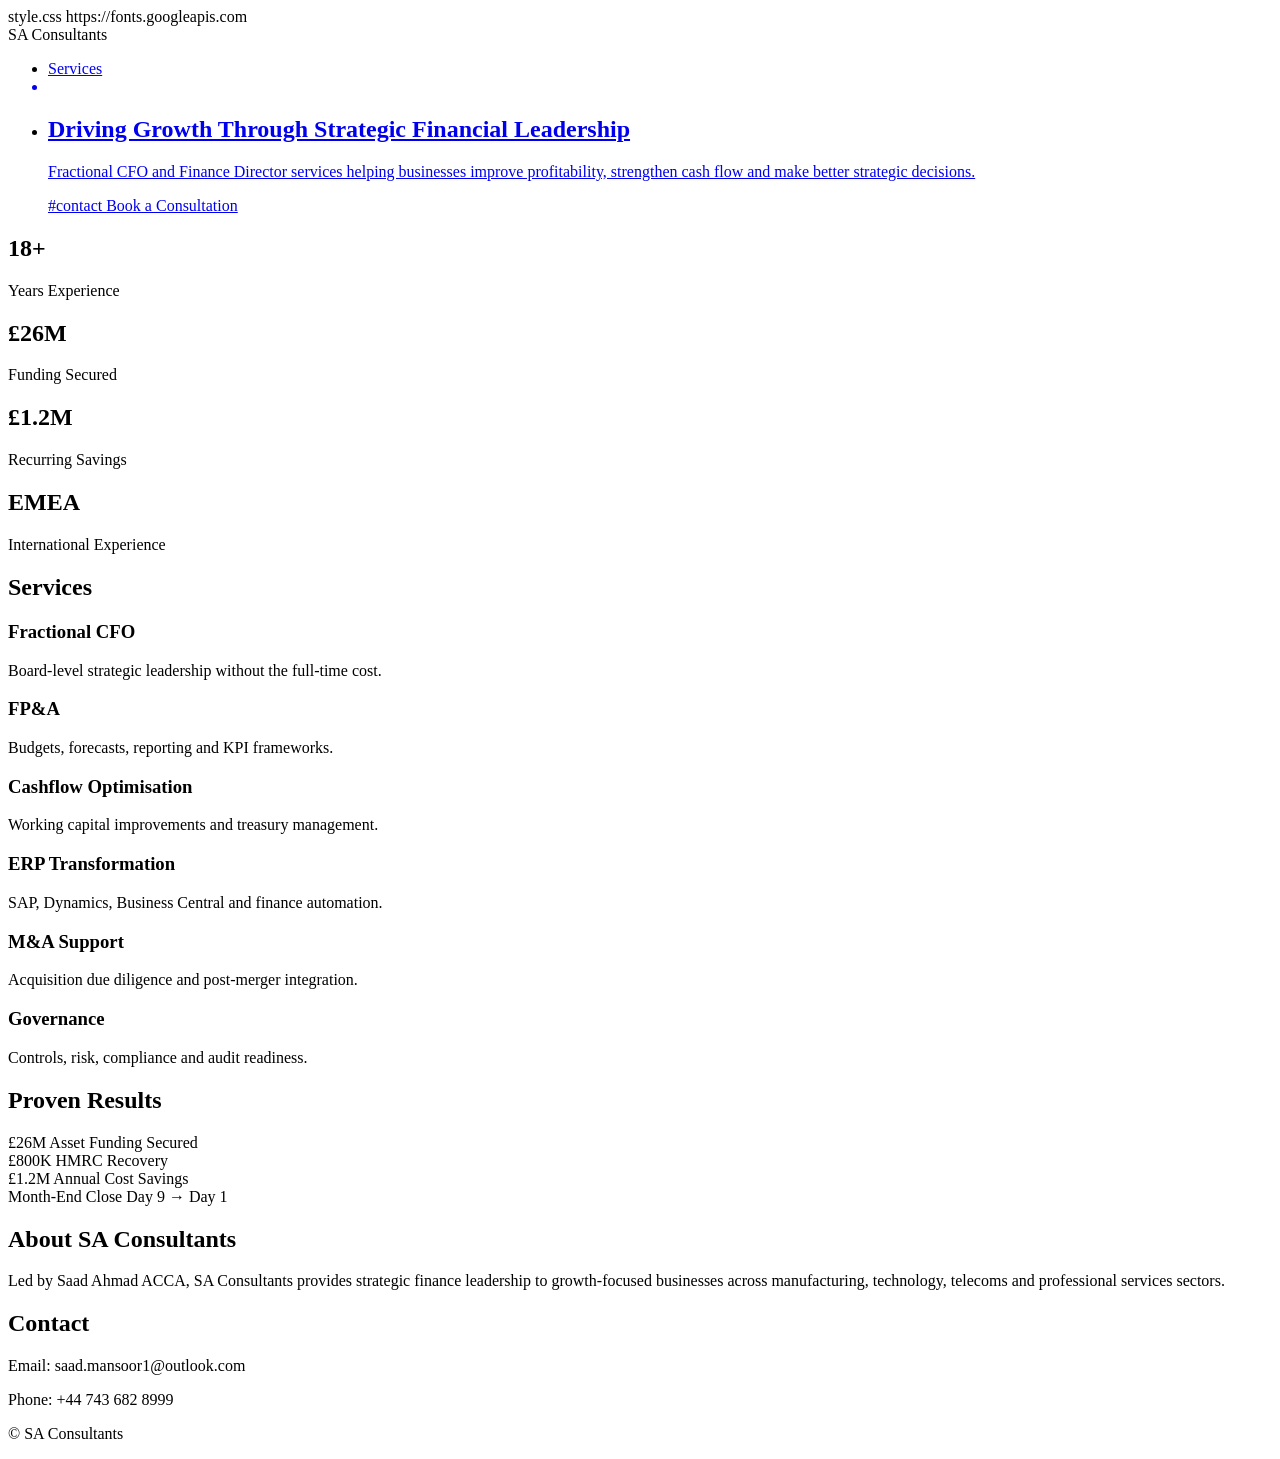
<file: Index.html>
<!DOCTYPE html>
<html lang="en">
<head>
<meta charset="UTF-8">
<meta name="viewport" content="width=device-width, initial-scale=1.0">

<title>SA Consultants | Fractional CFO & Finance Director</title>

<meta name="description" content="Strategic CFO and Finance Director services helping businesses improve profitability, cashflow, reporting, governance and growth.">

style.css

https://fonts.googleapis.com
<link href="https://fonts.googleapis.com/css2?family=Inter:wght@300;400;500;600;700;800&display=swap" rel="stylesheet">
</head>

<body>

<header class="hero">

<nav>
<div class="logo">SA Consultants</div>

<ul>
<li><a href="#services">Services</a#resultsResults</a></li>
<li><aboutAbout</a></li>
<li><a href="#contacta></li>
</ul>

</nav>

<div class="hero-content">

<h1>
Driving Growth Through Strategic Financial Leadership
</h1>

<p>
Fractional CFO and Finance Director services helping businesses improve profitability, strengthen cash flow and make better strategic decisions.
</p>

#contact
Book a Consultation
</a>

</div>

</header>

<section class="stats">

<div>
<h2>18+</h2>
<p>Years Experience</p>
</div>

<div>
<h2>£26M</h2>
<p>Funding Secured</p>
</div>

<div>
<h2>£1.2M</h2>
<p>Recurring Savings</p>
</div>

<div>
<h2>EMEA</h2>
<p>International Experience</p>
</div>

</section>

<section id="services">

<h2>Services</h2>

<div class="grid">

<div class="card">
<h3>Fractional CFO</h3>
<p>Board-level strategic leadership without the full-time cost.</p>
</div>

<div class="card">
<h3>FP&A</h3>
<p>Budgets, forecasts, reporting and KPI frameworks.</p>
</div>

<div class="card">
<h3>Cashflow Optimisation</h3>
<p>Working capital improvements and treasury management.</p>
</div>

<div class="card">
<h3>ERP Transformation</h3>
<p>SAP, Dynamics, Business Central and finance automation.</p>
</div>

<div class="card">
<h3>M&A Support</h3>
<p>Acquisition due diligence and post-merger integration.</p>
</div>

<div class="card">
<h3>Governance</h3>
<p>Controls, risk, compliance and audit readiness.</p>
</div>

</div>

</section>

<section id="results">

<h2>Proven Results</h2>

<div class="grid">

<div class="card">£26M Asset Funding Secured</div>

<div class="card">£800K HMRC Recovery</div>

<div class="card">£1.2M Annual Cost Savings</div>

<div class="card">Month-End Close Day 9 → Day 1</div>

</div>

</section>

<section id="about">

<h2>About SA Consultants</h2>

<p>
Led by Saad Ahmad ACCA, SA Consultants provides strategic finance leadership to growth-focused businesses across manufacturing, technology, telecoms and professional services sectors.
</p>

</section>

<section id="contact">

<h2>Contact</h2>

<p>Email: saad.mansoor1@outlook.com</p>

<p>Phone: +44 743 682 8999</p>

</section>

<footer>

<p>© SA Consultants</p>

</footer>

</body>
</html>
</file>
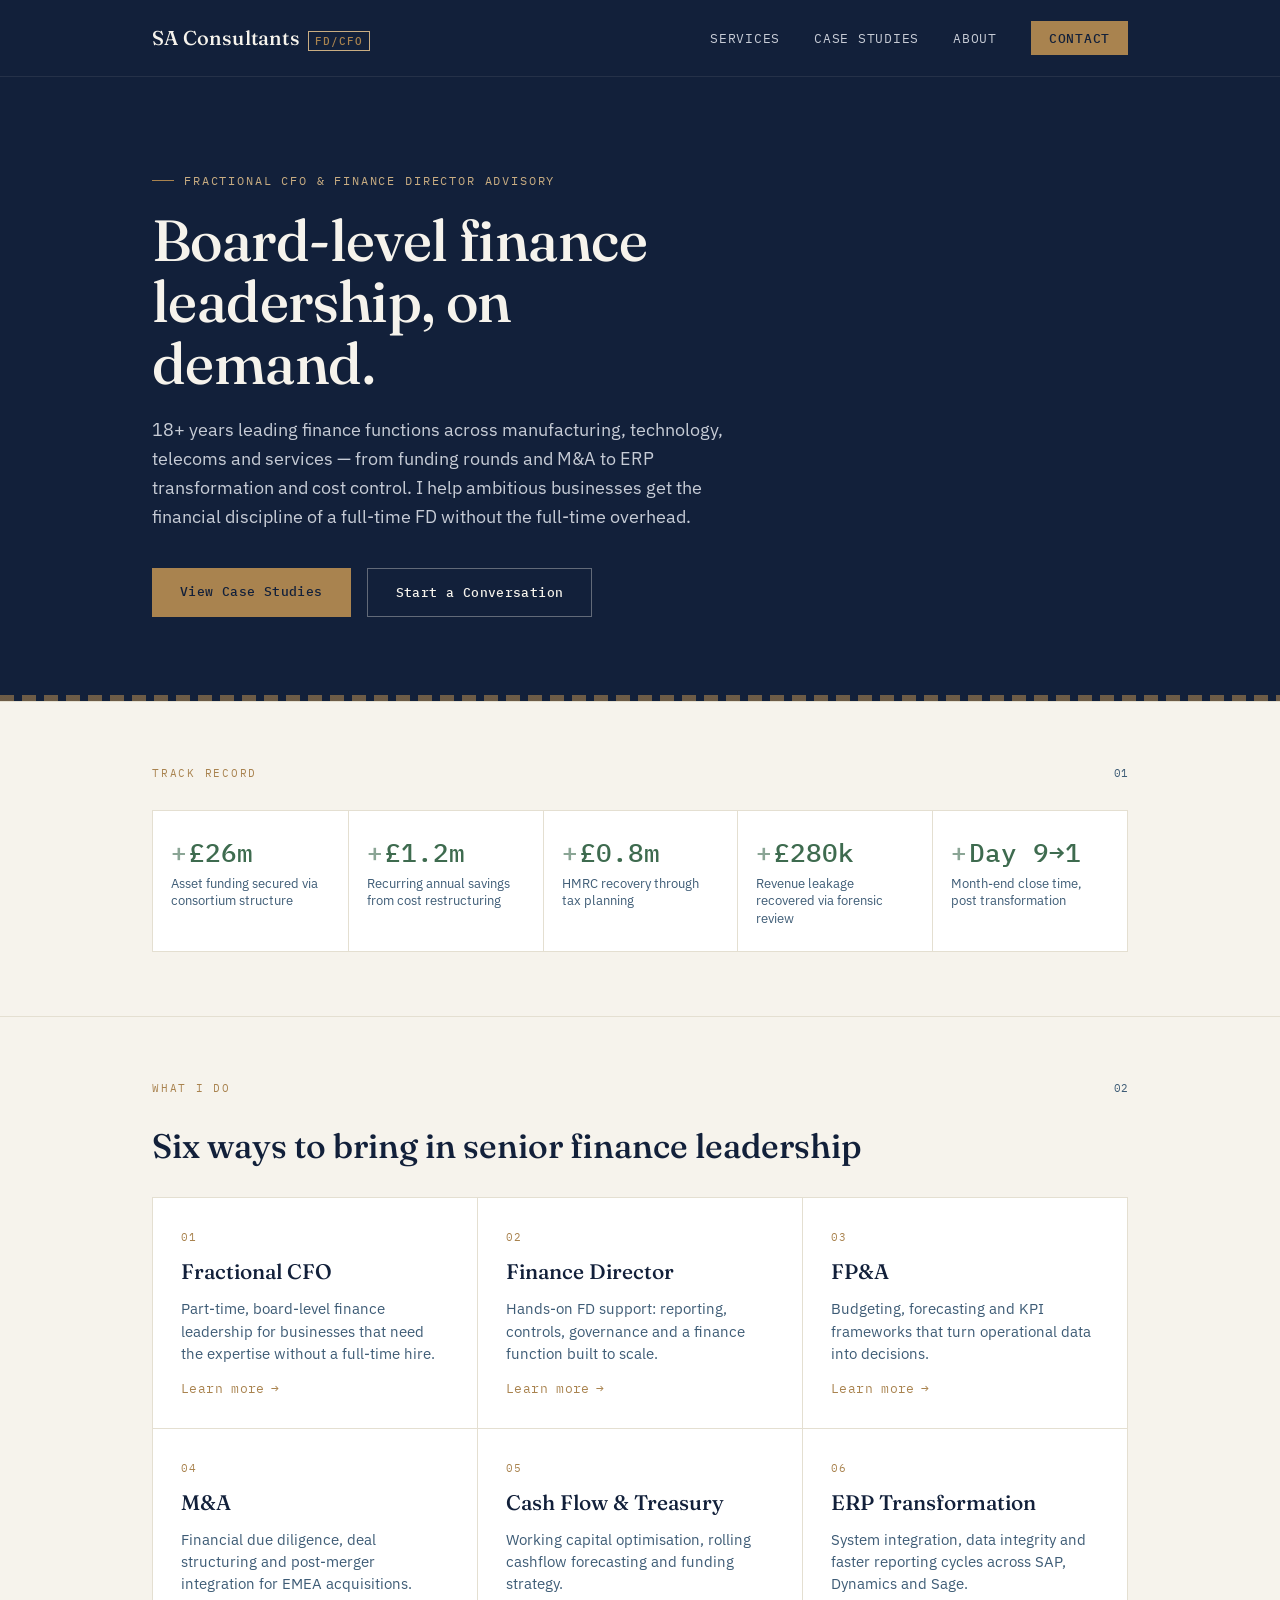
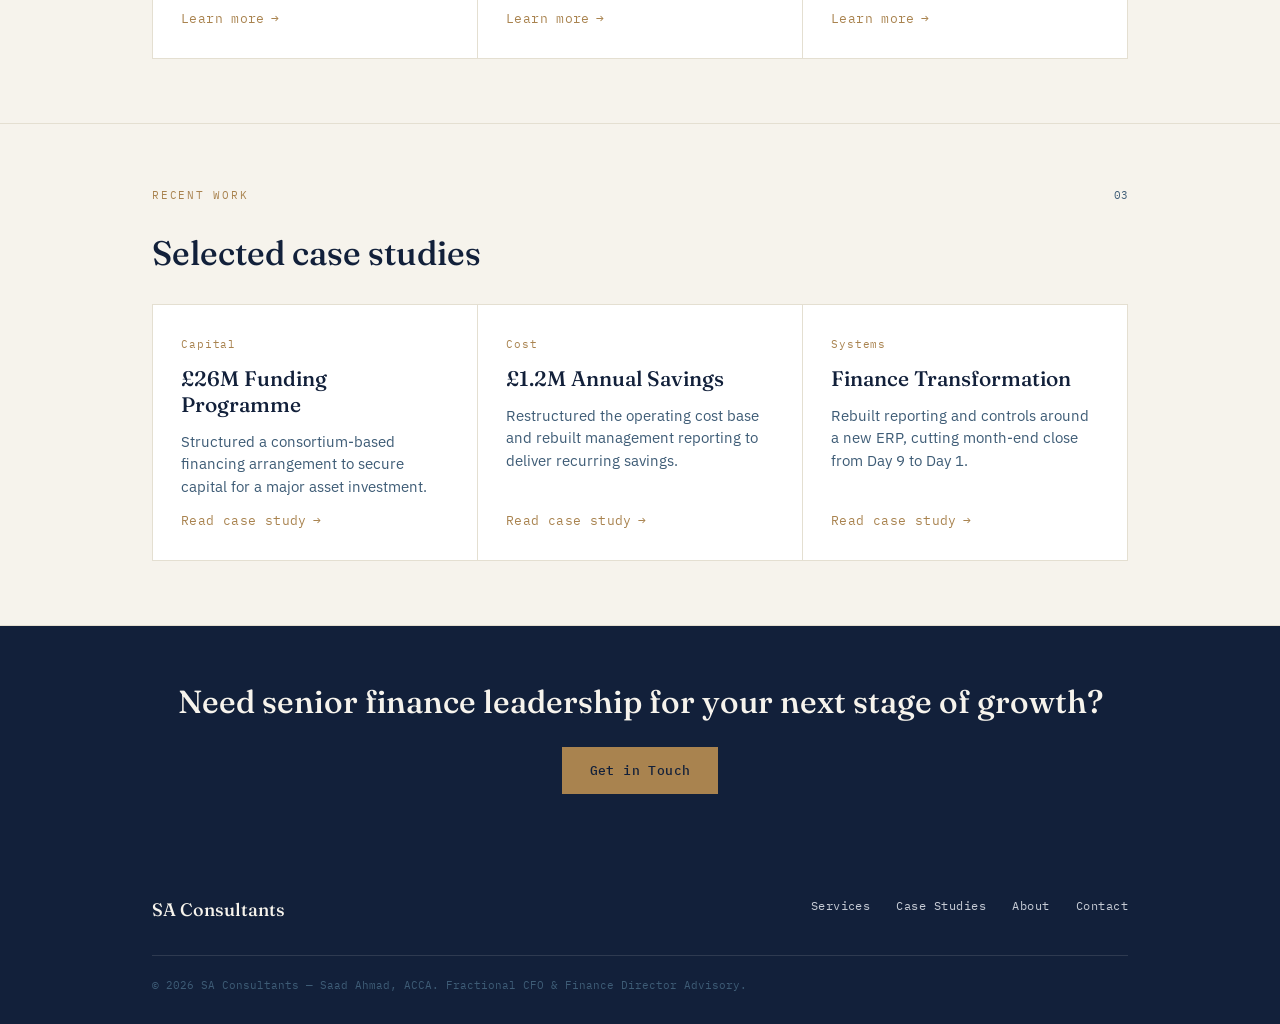
<file: index.html>
<!DOCTYPE html>
<html lang="en">
<head>
<meta charset="UTF-8">
<meta name="viewport" content="width=device-width, initial-scale=1.0">
<title>SA Consultants — Strategic CFO & Finance Director Advisory</title>
<meta name="description" content="Board-level financial leadership, transformation and growth support from a 18+ year ACCA finance director. Fractional CFO, FP&A, M&A and ERP transformation.">
<link rel="stylesheet" href="style.css">
</head>
<body>

<header class="site-nav">
  <div class="nav-inner">
    <a class="brand" href="index.html">SA Consultants <span class="mark">FD/CFO</span></a>
    <nav class="nav-links">
      <a href="services.html">Services</a>
      <a href="case-studies.html">Case Studies</a>
      <a href="about.html">About</a>
      <a href="contact.html" class="nav-cta">Contact</a>
    </nav>
  </div>
</header>

<section class="hero">
  <div class="wrap">
    <div class="eyebrow">Fractional CFO &amp; Finance Director Advisory</div>
    <h1 class="hero-title">Board-level finance leadership, on demand.</h1>
    <p class="hero-sub">18+ years leading finance functions across manufacturing, technology, telecoms and services — from funding rounds and M&amp;A to ERP transformation and cost control. I help ambitious businesses get the financial discipline of a full-time FD without the full-time overhead.</p>
    <div class="hero-actions">
      <a class="btn btn-primary" href="case-studies.html">View Case Studies</a>
      <a class="btn btn-ghost" href="contact.html">Start a Conversation</a>
    </div>
  </div>
</section>

<section id="track-record">
  <div class="wrap">
    <div class="label-row">
      <span class="sec-label">Track Record</span>
      <span class="sec-num">01</span>
    </div>
    <div class="ledger">
      <div class="ledger-item"><span class="amt">£26m</span><span class="desc">Asset funding secured via consortium structure</span></div>
      <div class="ledger-item"><span class="amt">£1.2m</span><span class="desc">Recurring annual savings from cost restructuring</span></div>
      <div class="ledger-item"><span class="amt">£0.8m</span><span class="desc">HMRC recovery through tax planning</span></div>
      <div class="ledger-item"><span class="amt">£280k</span><span class="desc">Revenue leakage recovered via forensic review</span></div>
      <div class="ledger-item"><span class="amt">Day 9→1</span><span class="desc">Month-end close time, post transformation</span></div>
    </div>
  </div>
</section>

<section id="services-preview">
  <div class="wrap">
    <div class="label-row">
      <span class="sec-label">What I Do</span>
      <span class="sec-num">02</span>
    </div>
    <h2 class="sec-title">Six ways to bring in senior finance leadership</h2>
    <div class="grid">
      <a class="card" href="services.html#fractional-cfo">
        <span class="num">01</span>
        <h3>Fractional CFO</h3>
        <p>Part-time, board-level finance leadership for businesses that need the expertise without a full-time hire.</p>
        <span class="link">Learn more</span>
      </a>
      <a class="card" href="services.html#finance-director">
        <span class="num">02</span>
        <h3>Finance Director</h3>
        <p>Hands-on FD support: reporting, controls, governance and a finance function built to scale.</p>
        <span class="link">Learn more</span>
      </a>
      <a class="card" href="services.html#fpa">
        <span class="num">03</span>
        <h3>FP&amp;A</h3>
        <p>Budgeting, forecasting and KPI frameworks that turn operational data into decisions.</p>
        <span class="link">Learn more</span>
      </a>
      <a class="card" href="services.html#ma">
        <span class="num">04</span>
        <h3>M&amp;A</h3>
        <p>Financial due diligence, deal structuring and post-merger integration for EMEA acquisitions.</p>
        <span class="link">Learn more</span>
      </a>
      <a class="card" href="services.html#cash-flow">
        <span class="num">05</span>
        <h3>Cash Flow &amp; Treasury</h3>
        <p>Working capital optimisation, rolling cashflow forecasting and funding strategy.</p>
        <span class="link">Learn more</span>
      </a>
      <a class="card" href="services.html#erp">
        <span class="num">06</span>
        <h3>ERP Transformation</h3>
        <p>System integration, data integrity and faster reporting cycles across SAP, Dynamics and Sage.</p>
        <span class="link">Learn more</span>
      </a>
    </div>
  </div>
</section>

<section id="case-studies-preview">
  <div class="wrap">
    <div class="label-row">
      <span class="sec-label">Recent Work</span>
      <span class="sec-num">03</span>
    </div>
    <h2 class="sec-title">Selected case studies</h2>
    <div class="grid">
      <a class="card" href="case-study-funding.html">
        <span class="num">Capital</span>
        <h3>£26M Funding Programme</h3>
        <p>Structured a consortium-based financing arrangement to secure capital for a major asset investment.</p>
        <span class="link">Read case study</span>
      </a>
      <a class="card" href="case-study-cost-reduction.html">
        <span class="num">Cost</span>
        <h3>£1.2M Annual Savings</h3>
        <p>Restructured the operating cost base and rebuilt management reporting to deliver recurring savings.</p>
        <span class="link">Read case study</span>
      </a>
      <a class="card" href="case-study-transformation.html">
        <span class="num">Systems</span>
        <h3>Finance Transformation</h3>
        <p>Rebuilt reporting and controls around a new ERP, cutting month-end close from Day 9 to Day 1.</p>
        <span class="link">Read case study</span>
      </a>
    </div>
  </div>
</section>

<section class="cta-band">
  <div class="wrap">
    <h2>Need senior finance leadership for your next stage of growth?</h2>
    <a class="btn btn-primary" href="contact.html">Get in Touch</a>
  </div>
</section>

<footer class="site-footer">
  <div class="wrap">
    <div class="footer-inner">
      <div class="footer-brand">SA Consultants</div>
      <div class="footer-links">
        <a href="services.html">Services</a>
        <a href="case-studies.html">Case Studies</a>
        <a href="about.html">About</a>
        <a href="contact.html">Contact</a>
      </div>
    </div>
    <div class="fine">© 2026 SA Consultants — Saad Ahmad, ACCA. Fractional CFO &amp; Finance Director Advisory.</div>
  </div>
</footer>

</body>
</html>
</file>
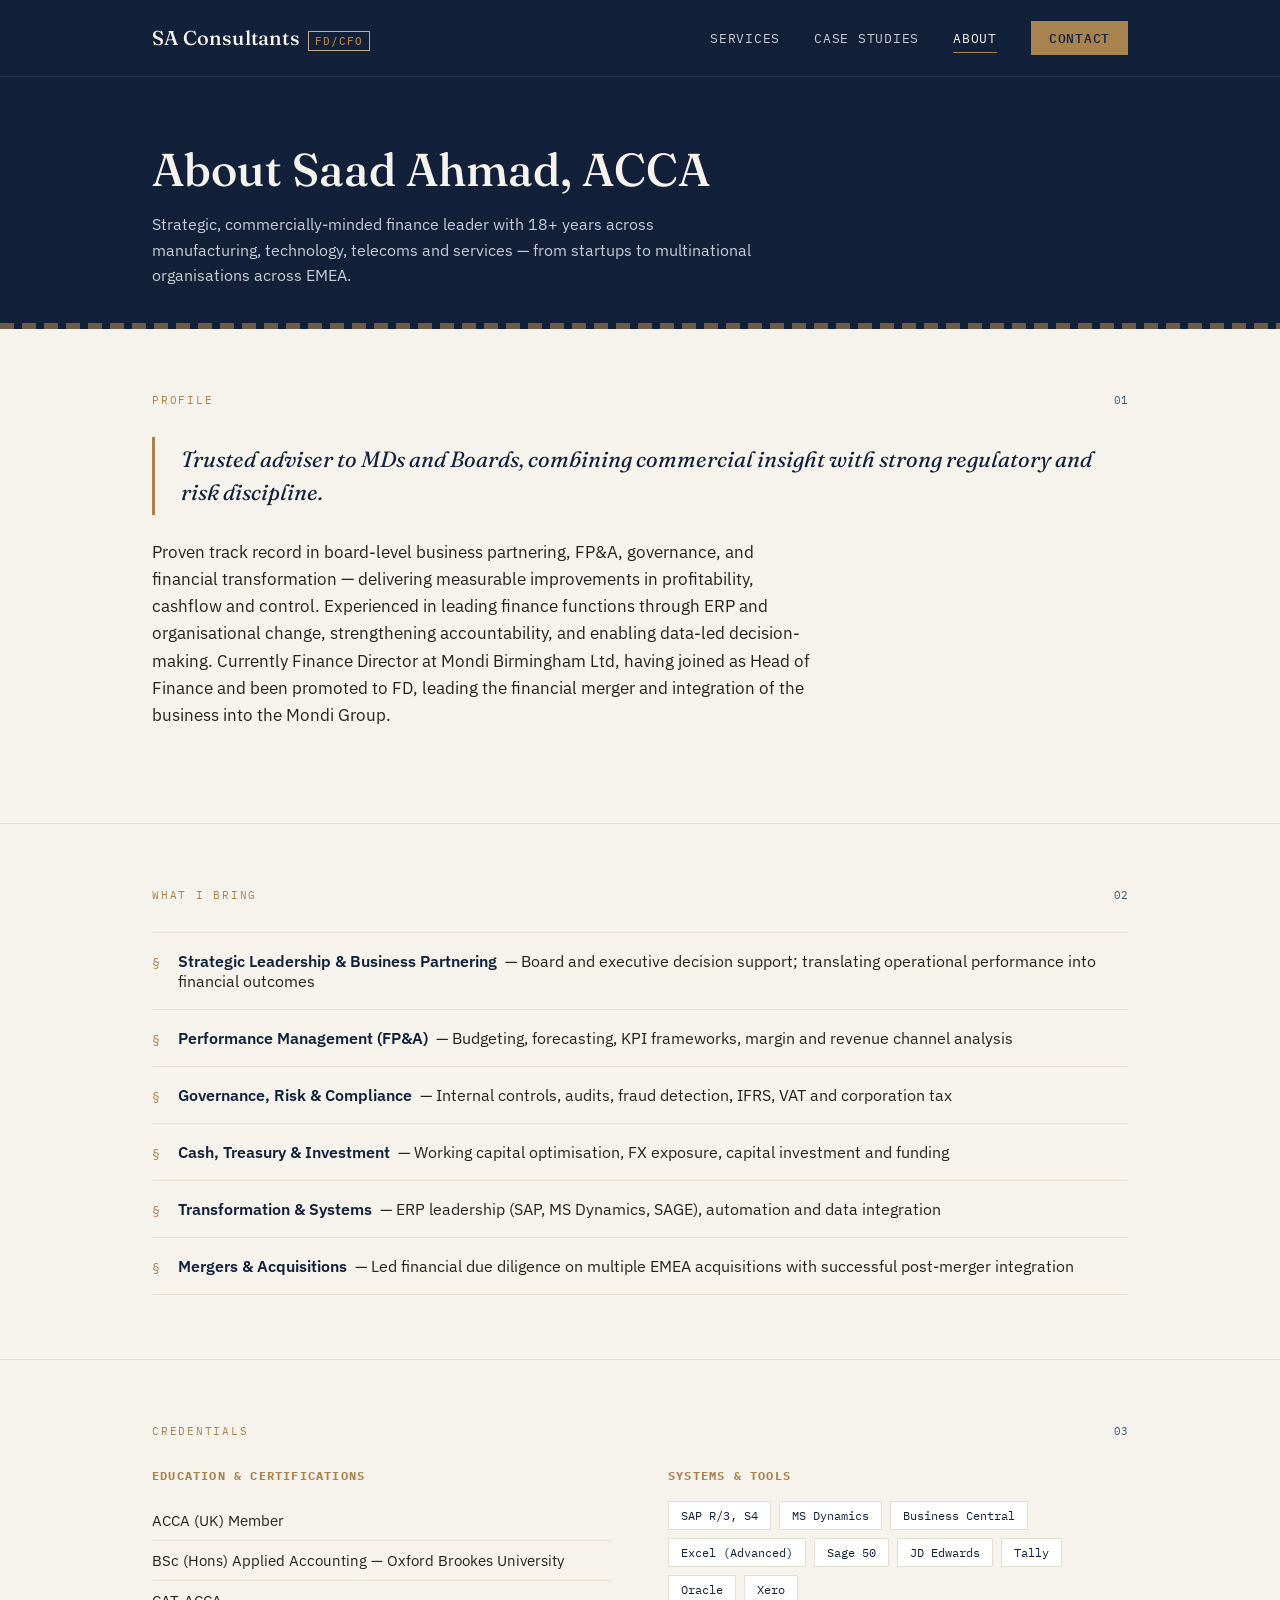
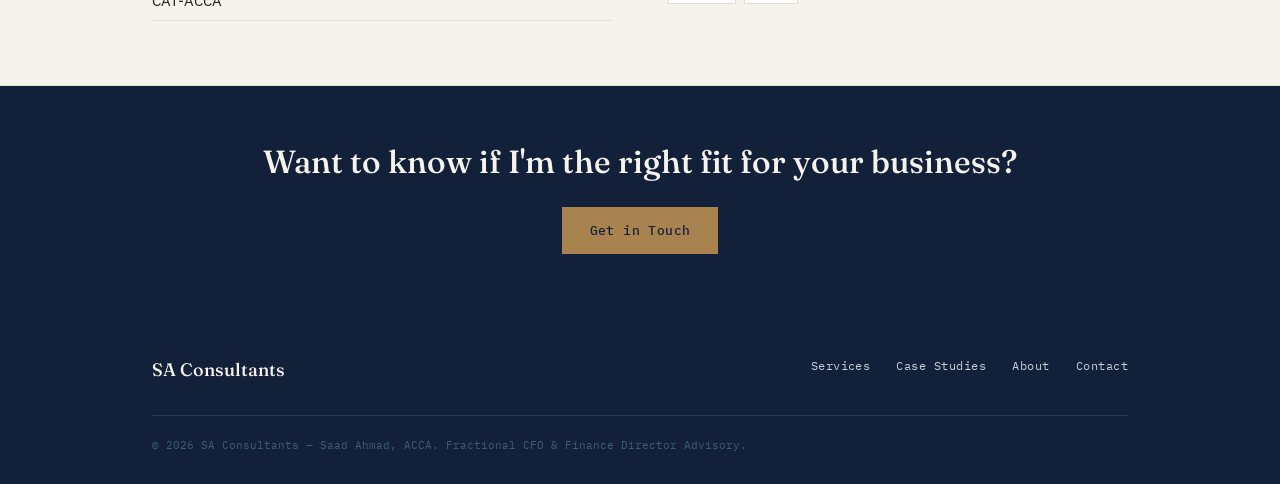
<file: about.html>
<!DOCTYPE html>
<html lang="en">
<head>
<meta charset="UTF-8">
<meta name="viewport" content="width=device-width, initial-scale=1.0">
<title>About — SA Consultants</title>
<meta name="description" content="Saad Ahmad ACCA — 18+ years across manufacturing, technology, telecoms and services, in funding, acquisitions, ERP transformation and board-level finance leadership.">
<link rel="stylesheet" href="style.css">
</head>
<body>

<header class="site-nav">
  <div class="nav-inner">
    <a class="brand" href="index.html">SA Consultants <span class="mark">FD/CFO</span></a>
    <nav class="nav-links">
      <a href="services.html">Services</a>
      <a href="case-studies.html">Case Studies</a>
      <a href="about.html" class="active">About</a>
      <a href="contact.html" class="nav-cta">Contact</a>
    </nav>
  </div>
</header>

<div class="page-head">
  <div class="wrap">
    <h1>About Saad Ahmad, ACCA</h1>
    <p>Strategic, commercially-minded finance leader with 18+ years across manufacturing, technology, telecoms and services — from startups to multinational organisations across EMEA.</p>
  </div>
</div>

<section>
  <div class="wrap">
    <div class="label-row">
      <span class="sec-label">Profile</span>
      <span class="sec-num">01</span>
    </div>
    <p class="pull">Trusted adviser to MDs and Boards, combining commercial insight with strong regulatory and risk discipline.</p>
    <p class="sec-intro" style="margin-top:24px;">
      Proven track record in board-level business partnering, FP&amp;A, governance, and financial transformation — delivering measurable improvements in profitability, cashflow and control. Experienced in leading finance functions through ERP and organisational change, strengthening accountability, and enabling data-led decision-making. Currently Finance Director at Mondi Birmingham Ltd, having joined as Head of Finance and been promoted to FD, leading the financial merger and integration of the business into the Mondi Group.
    </p>
  </div>
</section>

<section>
  <div class="wrap">
    <div class="label-row">
      <span class="sec-label">What I Bring</span>
      <span class="sec-num">02</span>
    </div>
    <ul class="value-list">
      <li><span><b>Strategic Leadership &amp; Business Partnering</b> — Board and executive decision support; translating operational performance into financial outcomes</span></li>
      <li><span><b>Performance Management (FP&amp;A)</b> — Budgeting, forecasting, KPI frameworks, margin and revenue channel analysis</span></li>
      <li><span><b>Governance, Risk &amp; Compliance</b> — Internal controls, audits, fraud detection, IFRS, VAT and corporation tax</span></li>
      <li><span><b>Cash, Treasury &amp; Investment</b> — Working capital optimisation, FX exposure, capital investment and funding</span></li>
      <li><span><b>Transformation &amp; Systems</b> — ERP leadership (SAP, MS Dynamics, SAGE), automation and data integration</span></li>
      <li><span><b>Mergers &amp; Acquisitions</b> — Led financial due diligence on multiple EMEA acquisitions with successful post-merger integration</span></li>
    </ul>
  </div>
</section>

<section>
  <div class="wrap">
    <div class="label-row">
      <span class="sec-label">Credentials</span>
      <span class="sec-num">03</span>
    </div>
    <div class="twocol">
      <div>
        <h3 class="sub">Education &amp; Certifications</h3>
        <ul>
          <li>ACCA (UK) Member</li>
          <li>BSc (Hons) Applied Accounting — Oxford Brookes University</li>
          <li>CAT‑ACCA</li>
        </ul>
      </div>
      <div>
        <h3 class="sub">Systems &amp; Tools</h3>
        <div class="chips">
          <span class="chip">SAP R/3, S4</span>
          <span class="chip">MS Dynamics</span>
          <span class="chip">Business Central</span>
          <span class="chip">Excel (Advanced)</span>
          <span class="chip">Sage 50</span>
          <span class="chip">JD Edwards</span>
          <span class="chip">Tally</span>
          <span class="chip">Oracle</span>
          <span class="chip">Xero</span>
        </div>
      </div>
    </div>
  </div>
</section>

<section class="cta-band">
  <div class="wrap">
    <h2>Want to know if I'm the right fit for your business?</h2>
    <a class="btn btn-primary" href="contact.html">Get in Touch</a>
  </div>
</section>

<footer class="site-footer">
  <div class="wrap">
    <div class="footer-inner">
      <div class="footer-brand">SA Consultants</div>
      <div class="footer-links">
        <a href="services.html">Services</a>
        <a href="case-studies.html">Case Studies</a>
        <a href="about.html">About</a>
        <a href="contact.html">Contact</a>
      </div>
    </div>
    <div class="fine">© 2026 SA Consultants — Saad Ahmad, ACCA. Fractional CFO &amp; Finance Director Advisory.</div>
  </div>
</footer>

</body>
</html>
</file>
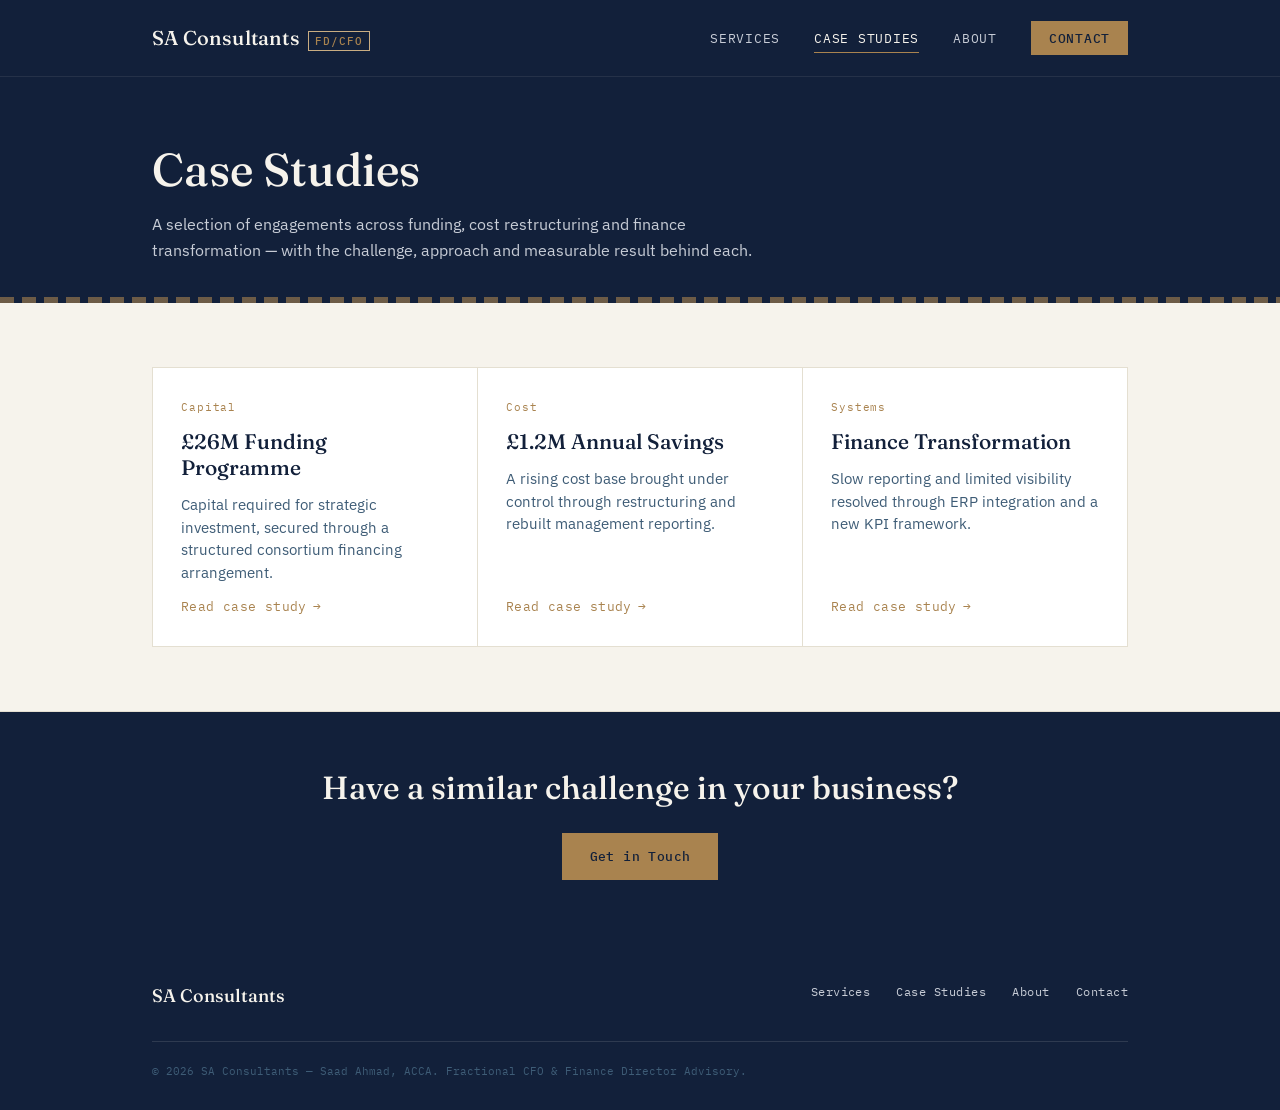
<file: case-studies.html>
<!DOCTYPE html>
<html lang="en">
<head>
<meta charset="UTF-8">
<meta name="viewport" content="width=device-width, initial-scale=1.0">
<title>Case Studies — SA Consultants</title>
<meta name="description" content="Case studies in funding, cost reduction and finance transformation from an 18+ year ACCA finance director.">
<link rel="stylesheet" href="style.css">
</head>
<body>

<header class="site-nav">
  <div class="nav-inner">
    <a class="brand" href="index.html">SA Consultants <span class="mark">FD/CFO</span></a>
    <nav class="nav-links">
      <a href="services.html">Services</a>
      <a href="case-studies.html" class="active">Case Studies</a>
      <a href="about.html">About</a>
      <a href="contact.html" class="nav-cta">Contact</a>
    </nav>
  </div>
</header>

<div class="page-head">
  <div class="wrap">
    <h1>Case Studies</h1>
    <p>A selection of engagements across funding, cost restructuring and finance transformation — with the challenge, approach and measurable result behind each.</p>
  </div>
</div>

<section>
  <div class="wrap">
    <div class="grid">
      <a class="card" href="case-study-funding.html">
        <span class="num">Capital</span>
        <h3>£26M Funding Programme</h3>
        <p>Capital required for strategic investment, secured through a structured consortium financing arrangement.</p>
        <span class="link">Read case study</span>
      </a>
      <a class="card" href="case-study-cost-reduction.html">
        <span class="num">Cost</span>
        <h3>£1.2M Annual Savings</h3>
        <p>A rising cost base brought under control through restructuring and rebuilt management reporting.</p>
        <span class="link">Read case study</span>
      </a>
      <a class="card" href="case-study-transformation.html">
        <span class="num">Systems</span>
        <h3>Finance Transformation</h3>
        <p>Slow reporting and limited visibility resolved through ERP integration and a new KPI framework.</p>
        <span class="link">Read case study</span>
      </a>
    </div>
  </div>
</section>

<section class="cta-band">
  <div class="wrap">
    <h2>Have a similar challenge in your business?</h2>
    <a class="btn btn-primary" href="contact.html">Get in Touch</a>
  </div>
</section>

<footer class="site-footer">
  <div class="wrap">
    <div class="footer-inner">
      <div class="footer-brand">SA Consultants</div>
      <div class="footer-links">
        <a href="services.html">Services</a>
        <a href="case-studies.html">Case Studies</a>
        <a href="about.html">About</a>
        <a href="contact.html">Contact</a>
      </div>
    </div>
    <div class="fine">© 2026 SA Consultants — Saad Ahmad, ACCA. Fractional CFO &amp; Finance Director Advisory.</div>
  </div>
</footer>

</body>
</html>
</file>
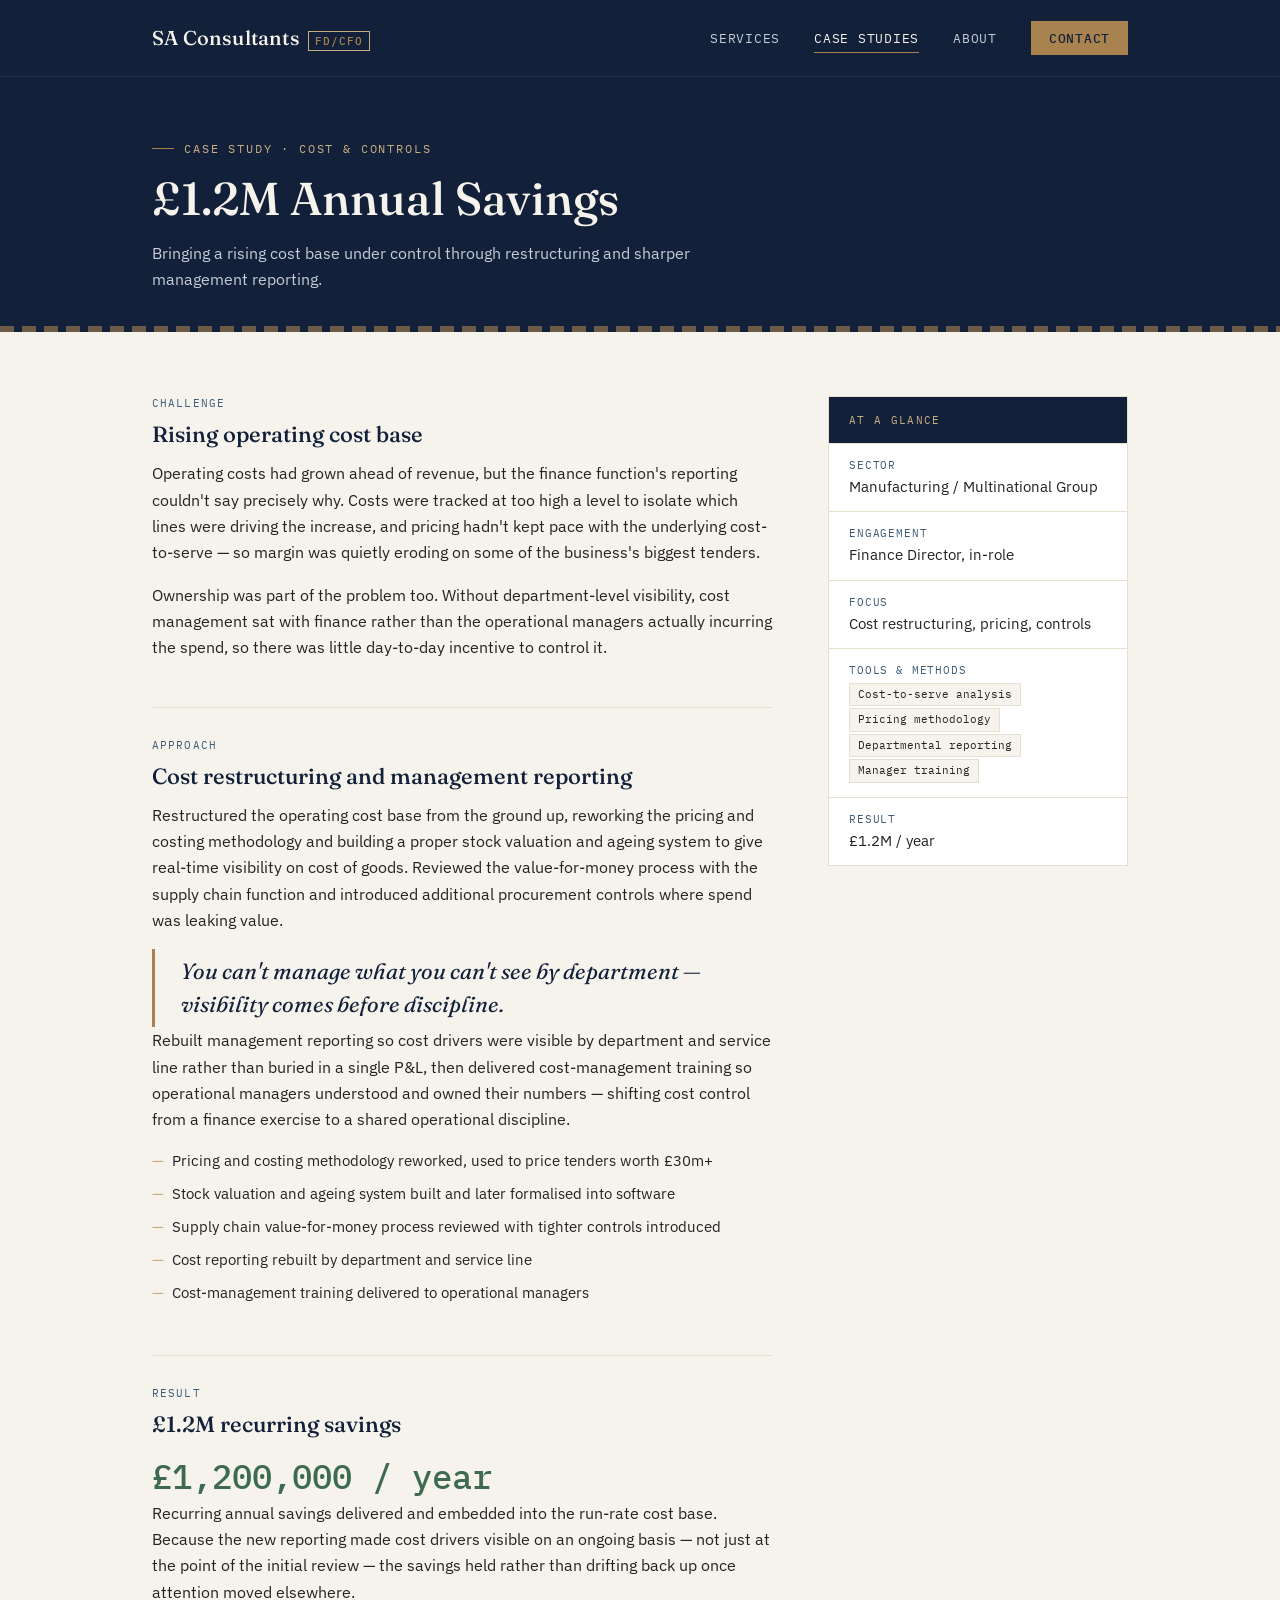
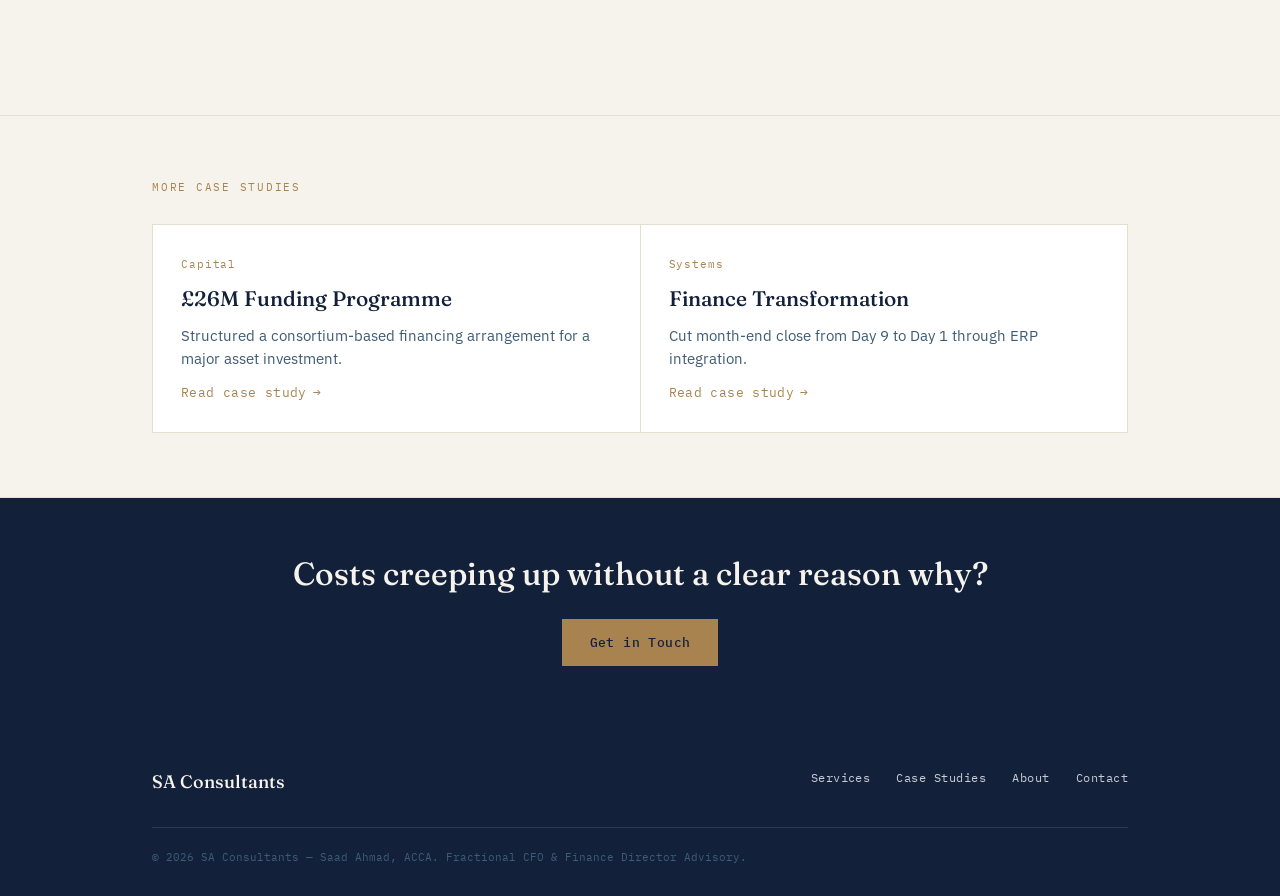
<file: case-study-cost-reduction.html>
<!DOCTYPE html>
<html lang="en">
<head>
<meta charset="UTF-8">
<meta name="viewport" content="width=device-width, initial-scale=1.0">
<title>£1.2M Annual Savings — SA Consultants</title>
<link rel="stylesheet" href="style.css">
</head>
<body>

<header class="site-nav">
  <div class="nav-inner">
    <a class="brand" href="index.html">SA Consultants <span class="mark">FD/CFO</span></a>
    <nav class="nav-links">
      <a href="services.html">Services</a>
      <a href="case-studies.html" class="active">Case Studies</a>
      <a href="about.html">About</a>
      <a href="contact.html" class="nav-cta">Contact</a>
    </nav>
  </div>
</header>

<div class="page-head">
  <div class="wrap">
    <div class="eyebrow" style="margin-bottom:14px;">Case Study · Cost &amp; Controls</div>
    <h1>£1.2M Annual Savings</h1>
    <p>Bringing a rising cost base under control through restructuring and sharper management reporting.</p>
  </div>
</div>

<section>
  <div class="wrap">
    <div class="cs-layout">
      <div class="cs-body">

        <div class="cs-block">
          <span class="tag">Challenge</span>
          <h3>Rising operating cost base</h3>
          <p>Operating costs had grown ahead of revenue, but the finance function's reporting couldn't say precisely why. Costs were tracked at too high a level to isolate which lines were driving the increase, and pricing hadn't kept pace with the underlying cost-to-serve — so margin was quietly eroding on some of the business's biggest tenders.</p>
          <p>Ownership was part of the problem too. Without department-level visibility, cost management sat with finance rather than the operational managers actually incurring the spend, so there was little day-to-day incentive to control it.</p>
        </div>

        <div class="cs-block">
          <span class="tag">Approach</span>
          <h3>Cost restructuring and management reporting</h3>
          <p>Restructured the operating cost base from the ground up, reworking the pricing and costing methodology and building a proper stock valuation and ageing system to give real-time visibility on cost of goods. Reviewed the value-for-money process with the supply chain function and introduced additional procurement controls where spend was leaking value.</p>
          <blockquote class="pull">You can't manage what you can't see by department — visibility comes before discipline.</blockquote>
          <p>Rebuilt management reporting so cost drivers were visible by department and service line rather than buried in a single P&amp;L, then delivered cost-management training so operational managers understood and owned their numbers — shifting cost control from a finance exercise to a shared operational discipline.</p>
          <ul class="detail-list">
            <li>Pricing and costing methodology reworked, used to price tenders worth £30m+</li>
            <li>Stock valuation and ageing system built and later formalised into software</li>
            <li>Supply chain value-for-money process reviewed with tighter controls introduced</li>
            <li>Cost reporting rebuilt by department and service line</li>
            <li>Cost-management training delivered to operational managers</li>
          </ul>
        </div>

        <div class="cs-block">
          <span class="tag">Result</span>
          <h3>£1.2M recurring savings</h3>
          <span class="result-figure">£1,200,000 / year</span>
          <p>Recurring annual savings delivered and embedded into the run-rate cost base. Because the new reporting made cost drivers visible on an ongoing basis — not just at the point of the initial review — the savings held rather than drifting back up once attention moved elsewhere.</p>
        </div>

      </div>

      <aside class="cs-aside">
        <div class="aside-head">At a Glance</div>
        <div class="aside-row"><span class="k">Sector</span><span class="v">Manufacturing / Multinational Group</span></div>
        <div class="aside-row"><span class="k">Engagement</span><span class="v">Finance Director, in-role</span></div>
        <div class="aside-row"><span class="k">Focus</span><span class="v">Cost restructuring, pricing, controls</span></div>
        <div class="aside-row"><span class="k">Tools &amp; Methods</span><span class="v">
          <span class="tool">Cost-to-serve analysis</span><span class="tool">Pricing methodology</span><span class="tool">Departmental reporting</span><span class="tool">Manager training</span>
        </span></div>
        <div class="aside-row"><span class="k">Result</span><span class="v">£1.2M / year</span></div>
      </aside>
    </div>
  </div>
</section>

<section>
  <div class="wrap">
    <div class="label-row">
      <span class="sec-label">More Case Studies</span>
    </div>
    <div class="related-grid">
      <a class="card" href="case-study-funding.html">
        <span class="num">Capital</span>
        <h3>£26M Funding Programme</h3>
        <p>Structured a consortium-based financing arrangement for a major asset investment.</p>
        <span class="link">Read case study</span>
      </a>
      <a class="card" href="case-study-transformation.html">
        <span class="num">Systems</span>
        <h3>Finance Transformation</h3>
        <p>Cut month-end close from Day 9 to Day 1 through ERP integration.</p>
        <span class="link">Read case study</span>
      </a>
    </div>
  </div>
</section>

<section class="cta-band">
  <div class="wrap">
    <h2>Costs creeping up without a clear reason why?</h2>
    <a class="btn btn-primary" href="contact.html">Get in Touch</a>
  </div>
</section>

<footer class="site-footer">
  <div class="wrap">
    <div class="footer-inner">
      <div class="footer-brand">SA Consultants</div>
      <div class="footer-links">
        <a href="services.html">Services</a>
        <a href="case-studies.html">Case Studies</a>
        <a href="about.html">About</a>
        <a href="contact.html">Contact</a>
      </div>
    </div>
    <div class="fine">© 2026 SA Consultants — Saad Ahmad, ACCA. Fractional CFO &amp; Finance Director Advisory.</div>
  </div>
</footer>

</body>
</html>
</file>
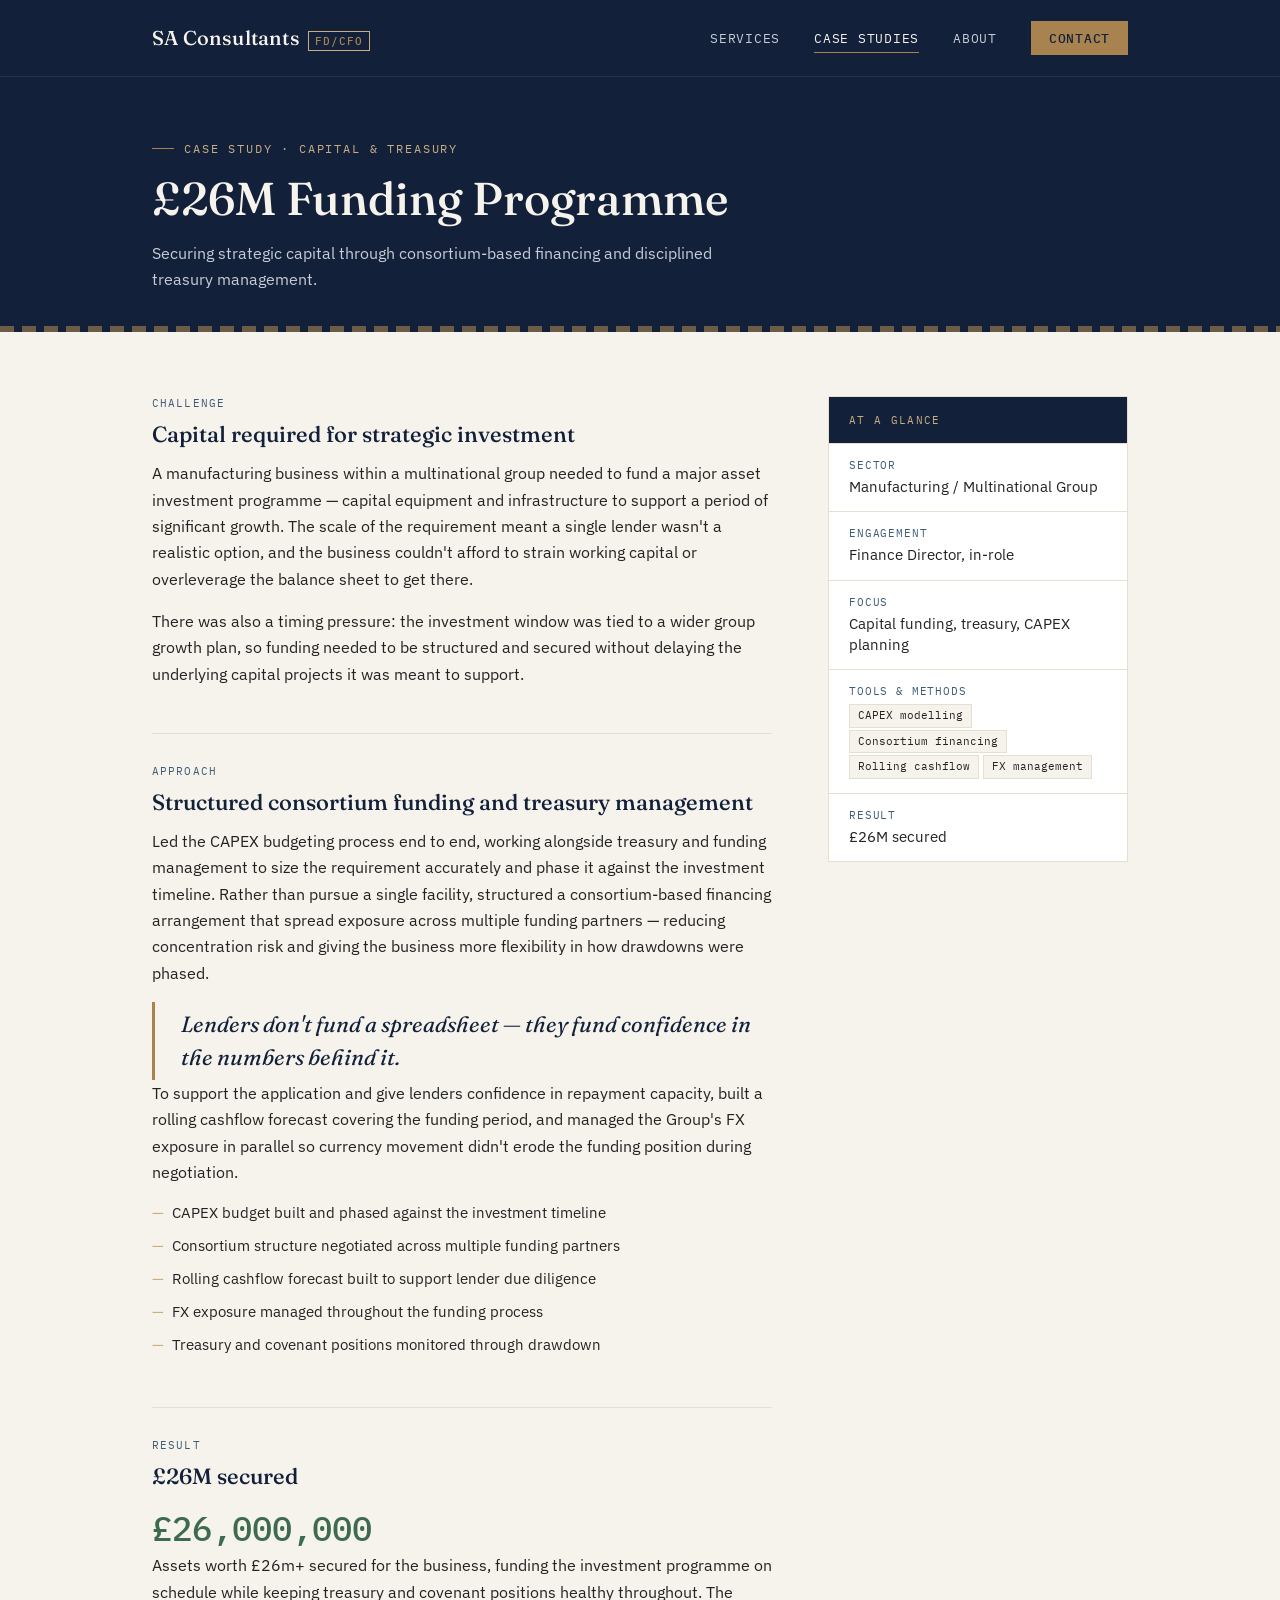
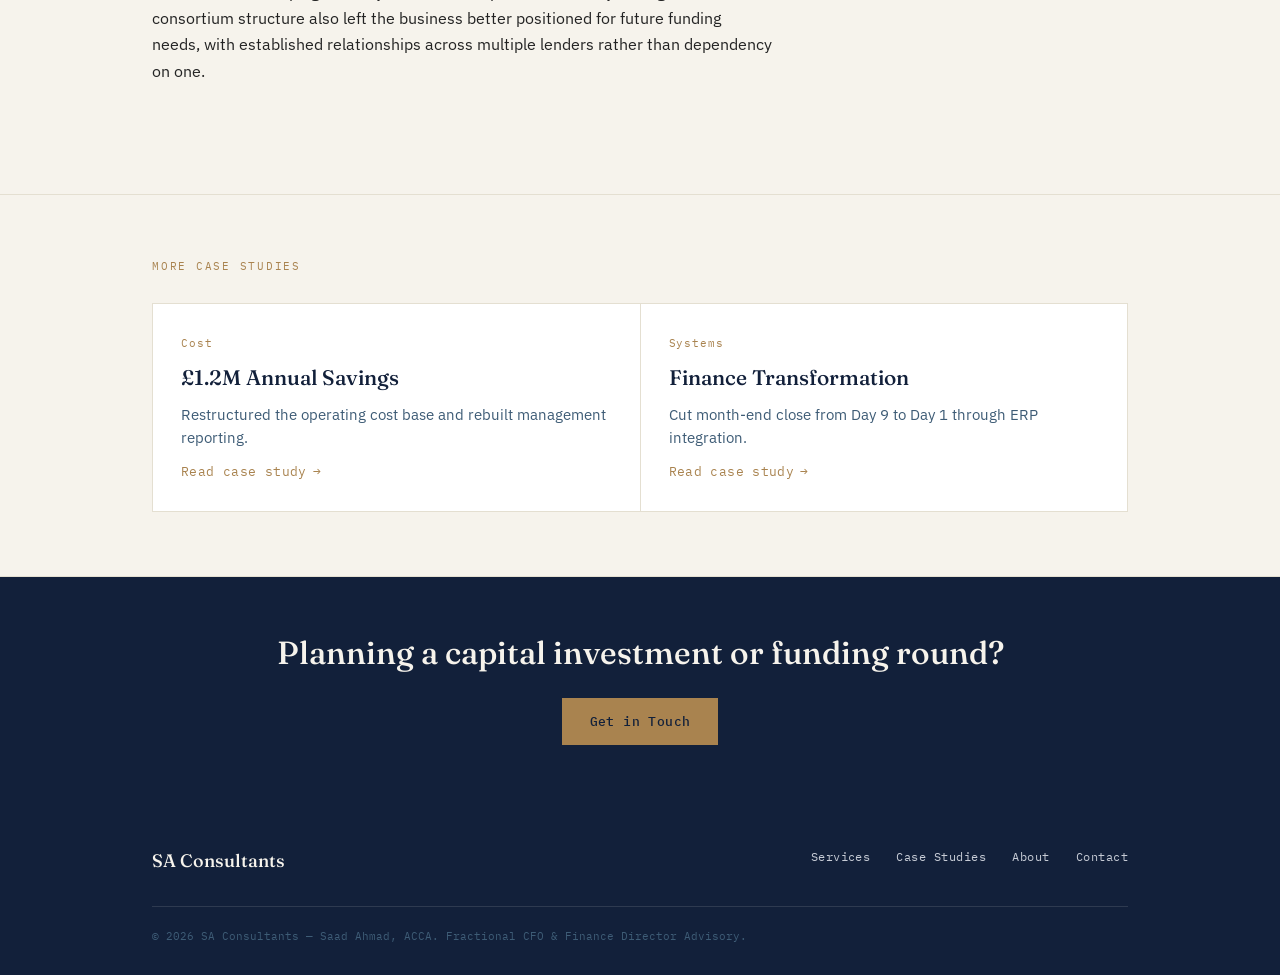
<file: case-study-funding.html>
<!DOCTYPE html>
<html lang="en">
<head>
<meta charset="UTF-8">
<meta name="viewport" content="width=device-width, initial-scale=1.0">
<title>£26M Funding Programme — SA Consultants</title>
<link rel="stylesheet" href="style.css">
</head>
<body>

<header class="site-nav">
  <div class="nav-inner">
    <a class="brand" href="index.html">SA Consultants <span class="mark">FD/CFO</span></a>
    <nav class="nav-links">
      <a href="services.html">Services</a>
      <a href="case-studies.html" class="active">Case Studies</a>
      <a href="about.html">About</a>
      <a href="contact.html" class="nav-cta">Contact</a>
    </nav>
  </div>
</header>

<div class="page-head">
  <div class="wrap">
    <div class="eyebrow" style="margin-bottom:14px;">Case Study · Capital &amp; Treasury</div>
    <h1>£26M Funding Programme</h1>
    <p>Securing strategic capital through consortium-based financing and disciplined treasury management.</p>
  </div>
</div>

<section>
  <div class="wrap">
    <div class="cs-layout">
      <div class="cs-body">

        <div class="cs-block">
          <span class="tag">Challenge</span>
          <h3>Capital required for strategic investment</h3>
          <p>A manufacturing business within a multinational group needed to fund a major asset investment programme — capital equipment and infrastructure to support a period of significant growth. The scale of the requirement meant a single lender wasn't a realistic option, and the business couldn't afford to strain working capital or overleverage the balance sheet to get there.</p>
          <p>There was also a timing pressure: the investment window was tied to a wider group growth plan, so funding needed to be structured and secured without delaying the underlying capital projects it was meant to support.</p>
        </div>

        <div class="cs-block">
          <span class="tag">Approach</span>
          <h3>Structured consortium funding and treasury management</h3>
          <p>Led the CAPEX budgeting process end to end, working alongside treasury and funding management to size the requirement accurately and phase it against the investment timeline. Rather than pursue a single facility, structured a consortium-based financing arrangement that spread exposure across multiple funding partners — reducing concentration risk and giving the business more flexibility in how drawdowns were phased.</p>
          <blockquote class="pull">Lenders don't fund a spreadsheet — they fund confidence in the numbers behind it.</blockquote>
          <p>To support the application and give lenders confidence in repayment capacity, built a rolling cashflow forecast covering the funding period, and managed the Group's FX exposure in parallel so currency movement didn't erode the funding position during negotiation.</p>
          <ul class="detail-list">
            <li>CAPEX budget built and phased against the investment timeline</li>
            <li>Consortium structure negotiated across multiple funding partners</li>
            <li>Rolling cashflow forecast built to support lender due diligence</li>
            <li>FX exposure managed throughout the funding process</li>
            <li>Treasury and covenant positions monitored through drawdown</li>
          </ul>
        </div>

        <div class="cs-block">
          <span class="tag">Result</span>
          <h3>£26M secured</h3>
          <span class="result-figure">£26,000,000</span>
          <p>Assets worth £26m+ secured for the business, funding the investment programme on schedule while keeping treasury and covenant positions healthy throughout. The consortium structure also left the business better positioned for future funding needs, with established relationships across multiple lenders rather than dependency on one.</p>
        </div>

      </div>

      <aside class="cs-aside">
        <div class="aside-head">At a Glance</div>
        <div class="aside-row"><span class="k">Sector</span><span class="v">Manufacturing / Multinational Group</span></div>
        <div class="aside-row"><span class="k">Engagement</span><span class="v">Finance Director, in-role</span></div>
        <div class="aside-row"><span class="k">Focus</span><span class="v">Capital funding, treasury, CAPEX planning</span></div>
        <div class="aside-row"><span class="k">Tools &amp; Methods</span><span class="v">
          <span class="tool">CAPEX modelling</span><span class="tool">Consortium financing</span><span class="tool">Rolling cashflow</span><span class="tool">FX management</span>
        </span></div>
        <div class="aside-row"><span class="k">Result</span><span class="v">£26M secured</span></div>
      </aside>
    </div>
  </div>
</section>

<section>
  <div class="wrap">
    <div class="label-row">
      <span class="sec-label">More Case Studies</span>
    </div>
    <div class="related-grid">
      <a class="card" href="case-study-cost-reduction.html">
        <span class="num">Cost</span>
        <h3>£1.2M Annual Savings</h3>
        <p>Restructured the operating cost base and rebuilt management reporting.</p>
        <span class="link">Read case study</span>
      </a>
      <a class="card" href="case-study-transformation.html">
        <span class="num">Systems</span>
        <h3>Finance Transformation</h3>
        <p>Cut month-end close from Day 9 to Day 1 through ERP integration.</p>
        <span class="link">Read case study</span>
      </a>
    </div>
  </div>
</section>

<section class="cta-band">
  <div class="wrap">
    <h2>Planning a capital investment or funding round?</h2>
    <a class="btn btn-primary" href="contact.html">Get in Touch</a>
  </div>
</section>

<footer class="site-footer">
  <div class="wrap">
    <div class="footer-inner">
      <div class="footer-brand">SA Consultants</div>
      <div class="footer-links">
        <a href="services.html">Services</a>
        <a href="case-studies.html">Case Studies</a>
        <a href="about.html">About</a>
        <a href="contact.html">Contact</a>
      </div>
    </div>
    <div class="fine">© 2026 SA Consultants — Saad Ahmad, ACCA. Fractional CFO &amp; Finance Director Advisory.</div>
  </div>
</footer>

</body>
</html>
</file>
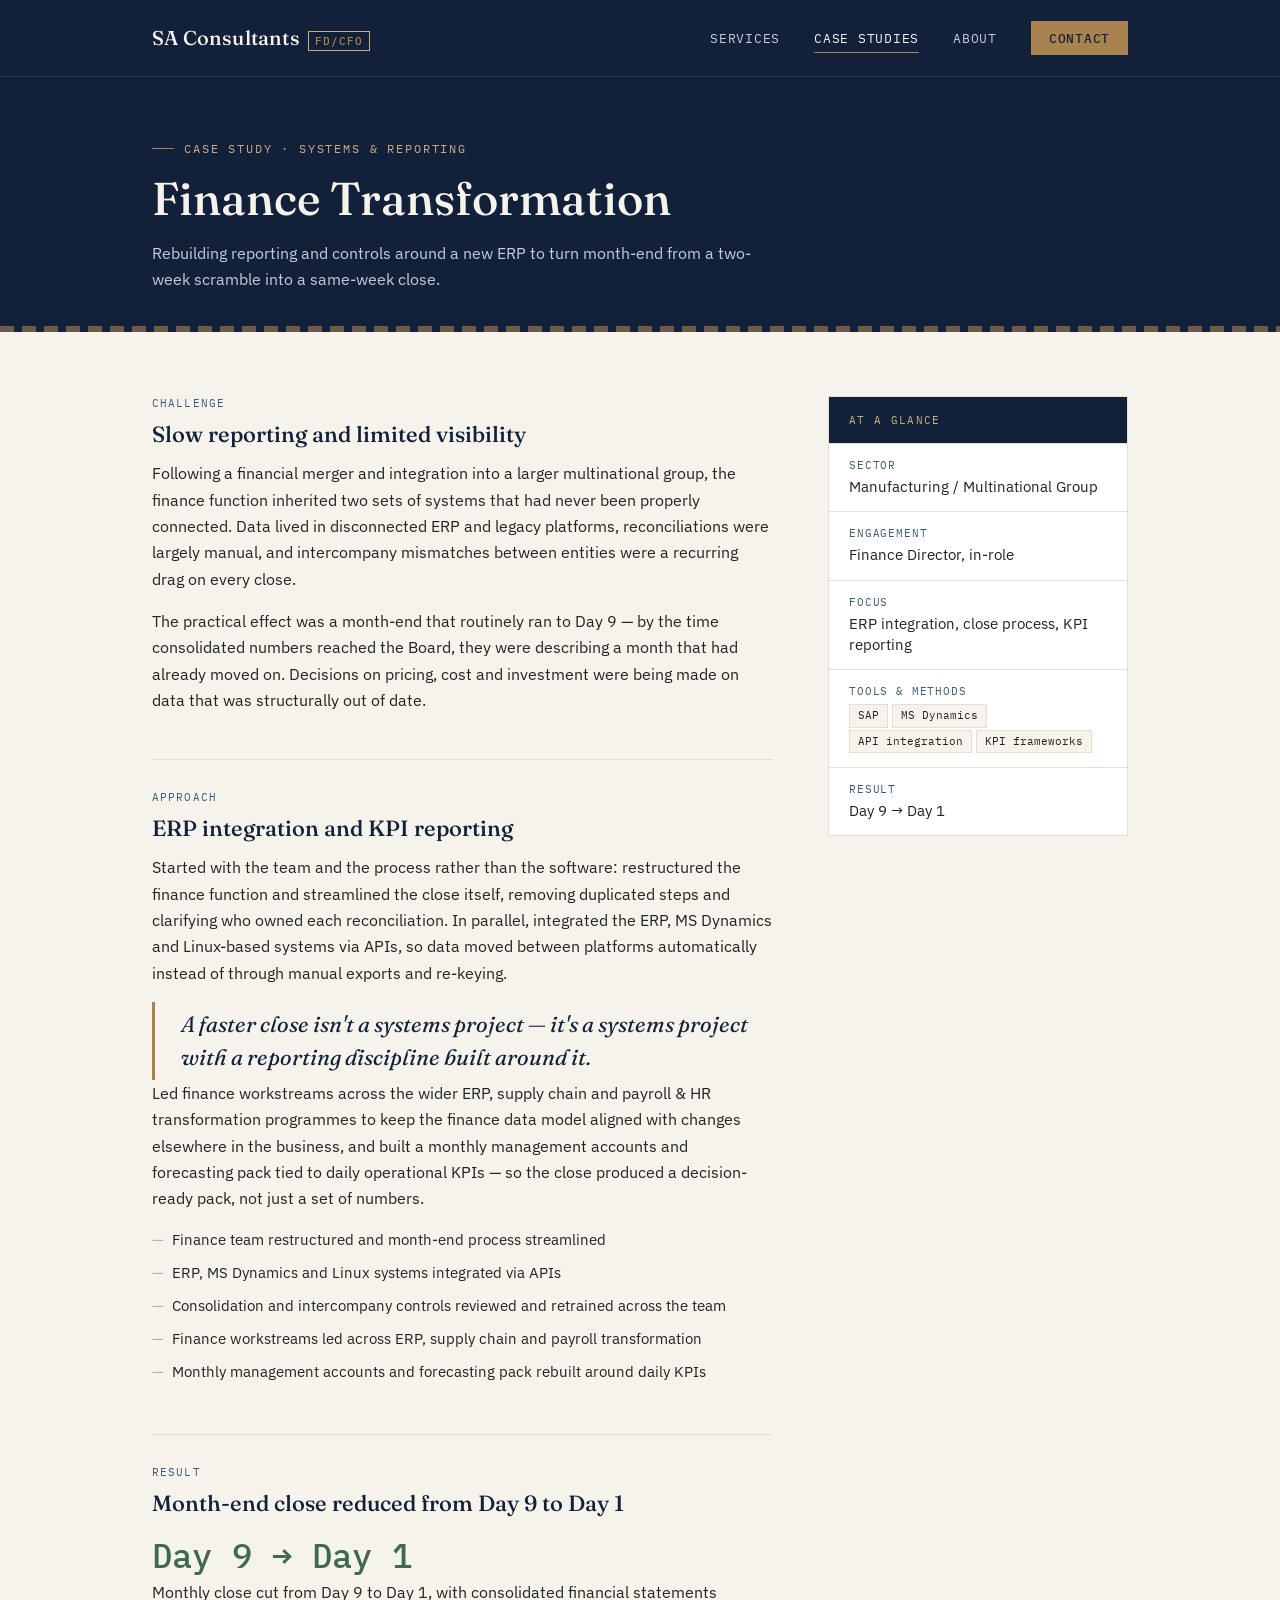
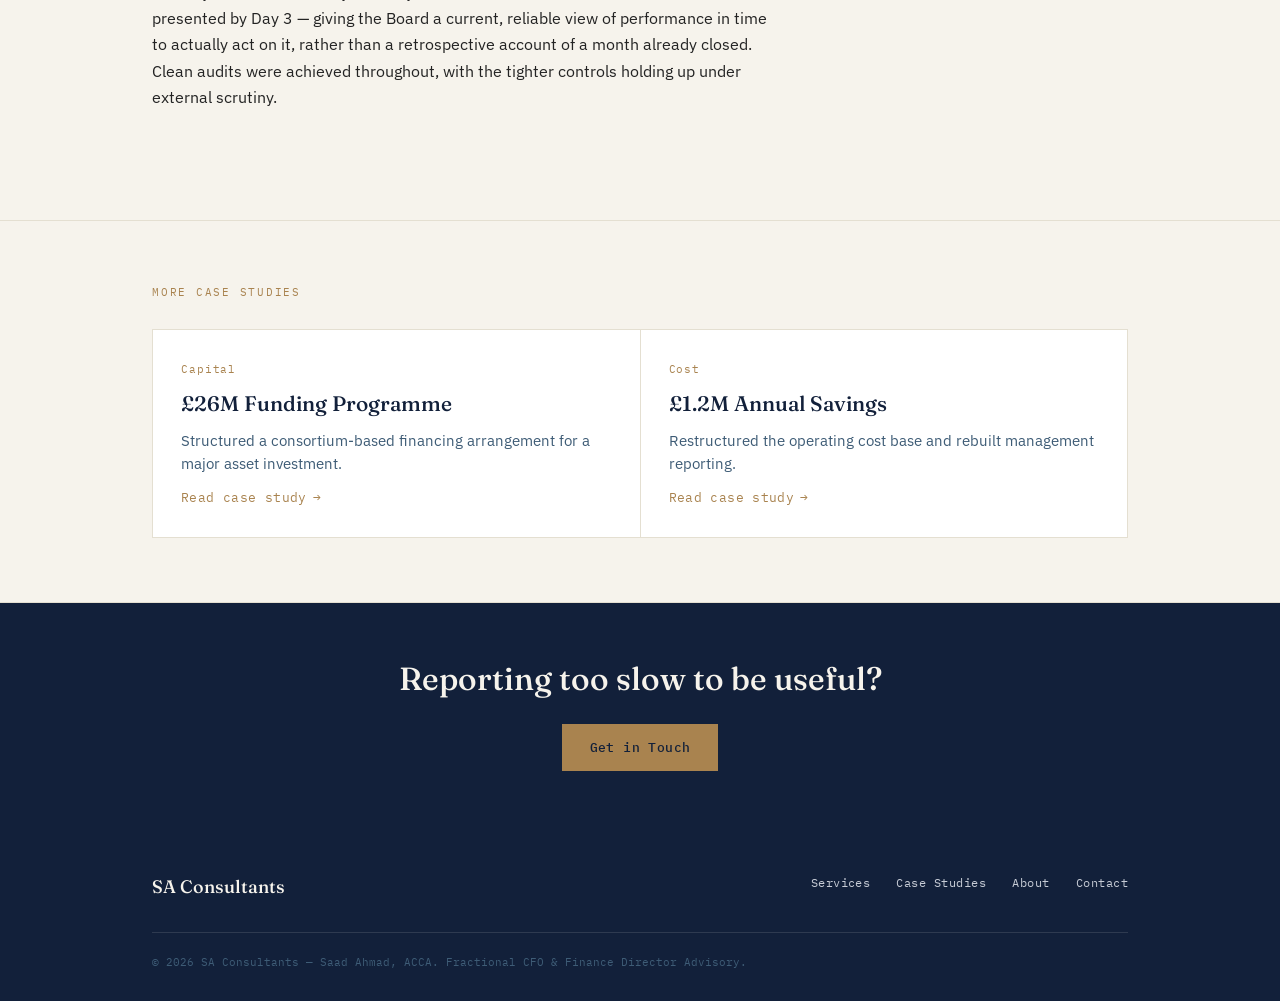
<file: case-study-transformation.html>
<!DOCTYPE html>
<html lang="en">
<head>
<meta charset="UTF-8">
<meta name="viewport" content="width=device-width, initial-scale=1.0">
<title>Finance Transformation — SA Consultants</title>
<link rel="stylesheet" href="style.css">
</head>
<body>

<header class="site-nav">
  <div class="nav-inner">
    <a class="brand" href="index.html">SA Consultants <span class="mark">FD/CFO</span></a>
    <nav class="nav-links">
      <a href="services.html">Services</a>
      <a href="case-studies.html" class="active">Case Studies</a>
      <a href="about.html">About</a>
      <a href="contact.html" class="nav-cta">Contact</a>
    </nav>
  </div>
</header>

<div class="page-head">
  <div class="wrap">
    <div class="eyebrow" style="margin-bottom:14px;">Case Study · Systems &amp; Reporting</div>
    <h1>Finance Transformation</h1>
    <p>Rebuilding reporting and controls around a new ERP to turn month-end from a two-week scramble into a same-week close.</p>
  </div>
</div>

<section>
  <div class="wrap">
    <div class="cs-layout">
      <div class="cs-body">

        <div class="cs-block">
          <span class="tag">Challenge</span>
          <h3>Slow reporting and limited visibility</h3>
          <p>Following a financial merger and integration into a larger multinational group, the finance function inherited two sets of systems that had never been properly connected. Data lived in disconnected ERP and legacy platforms, reconciliations were largely manual, and intercompany mismatches between entities were a recurring drag on every close.</p>
          <p>The practical effect was a month-end that routinely ran to Day 9 — by the time consolidated numbers reached the Board, they were describing a month that had already moved on. Decisions on pricing, cost and investment were being made on data that was structurally out of date.</p>
        </div>

        <div class="cs-block">
          <span class="tag">Approach</span>
          <h3>ERP integration and KPI reporting</h3>
          <p>Started with the team and the process rather than the software: restructured the finance function and streamlined the close itself, removing duplicated steps and clarifying who owned each reconciliation. In parallel, integrated the ERP, MS Dynamics and Linux-based systems via APIs, so data moved between platforms automatically instead of through manual exports and re-keying.</p>
          <blockquote class="pull">A faster close isn't a systems project — it's a systems project with a reporting discipline built around it.</blockquote>
          <p>Led finance workstreams across the wider ERP, supply chain and payroll &amp; HR transformation programmes to keep the finance data model aligned with changes elsewhere in the business, and built a monthly management accounts and forecasting pack tied to daily operational KPIs — so the close produced a decision-ready pack, not just a set of numbers.</p>
          <ul class="detail-list">
            <li>Finance team restructured and month-end process streamlined</li>
            <li>ERP, MS Dynamics and Linux systems integrated via APIs</li>
            <li>Consolidation and intercompany controls reviewed and retrained across the team</li>
            <li>Finance workstreams led across ERP, supply chain and payroll transformation</li>
            <li>Monthly management accounts and forecasting pack rebuilt around daily KPIs</li>
          </ul>
        </div>

        <div class="cs-block">
          <span class="tag">Result</span>
          <h3>Month-end close reduced from Day 9 to Day 1</h3>
          <span class="result-figure">Day 9 → Day 1</span>
          <p>Monthly close cut from Day 9 to Day 1, with consolidated financial statements presented by Day 3 — giving the Board a current, reliable view of performance in time to actually act on it, rather than a retrospective account of a month already closed. Clean audits were achieved throughout, with the tighter controls holding up under external scrutiny.</p>
        </div>

      </div>

      <aside class="cs-aside">
        <div class="aside-head">At a Glance</div>
        <div class="aside-row"><span class="k">Sector</span><span class="v">Manufacturing / Multinational Group</span></div>
        <div class="aside-row"><span class="k">Engagement</span><span class="v">Finance Director, in-role</span></div>
        <div class="aside-row"><span class="k">Focus</span><span class="v">ERP integration, close process, KPI reporting</span></div>
        <div class="aside-row"><span class="k">Tools &amp; Methods</span><span class="v">
          <span class="tool">SAP</span><span class="tool">MS Dynamics</span><span class="tool">API integration</span><span class="tool">KPI frameworks</span>
        </span></div>
        <div class="aside-row"><span class="k">Result</span><span class="v">Day 9 → Day 1</span></div>
      </aside>
    </div>
  </div>
</section>

<section>
  <div class="wrap">
    <div class="label-row">
      <span class="sec-label">More Case Studies</span>
    </div>
    <div class="related-grid">
      <a class="card" href="case-study-funding.html">
        <span class="num">Capital</span>
        <h3>£26M Funding Programme</h3>
        <p>Structured a consortium-based financing arrangement for a major asset investment.</p>
        <span class="link">Read case study</span>
      </a>
      <a class="card" href="case-study-cost-reduction.html">
        <span class="num">Cost</span>
        <h3>£1.2M Annual Savings</h3>
        <p>Restructured the operating cost base and rebuilt management reporting.</p>
        <span class="link">Read case study</span>
      </a>
    </div>
  </div>
</section>

<section class="cta-band">
  <div class="wrap">
    <h2>Reporting too slow to be useful?</h2>
    <a class="btn btn-primary" href="contact.html">Get in Touch</a>
  </div>
</section>

<footer class="site-footer">
  <div class="wrap">
    <div class="footer-inner">
      <div class="footer-brand">SA Consultants</div>
      <div class="footer-links">
        <a href="services.html">Services</a>
        <a href="case-studies.html">Case Studies</a>
        <a href="about.html">About</a>
        <a href="contact.html">Contact</a>
      </div>
    </div>
    <div class="fine">© 2026 SA Consultants — Saad Ahmad, ACCA. Fractional CFO &amp; Finance Director Advisory.</div>
  </div>
</footer>

</body>
</html>
</file>
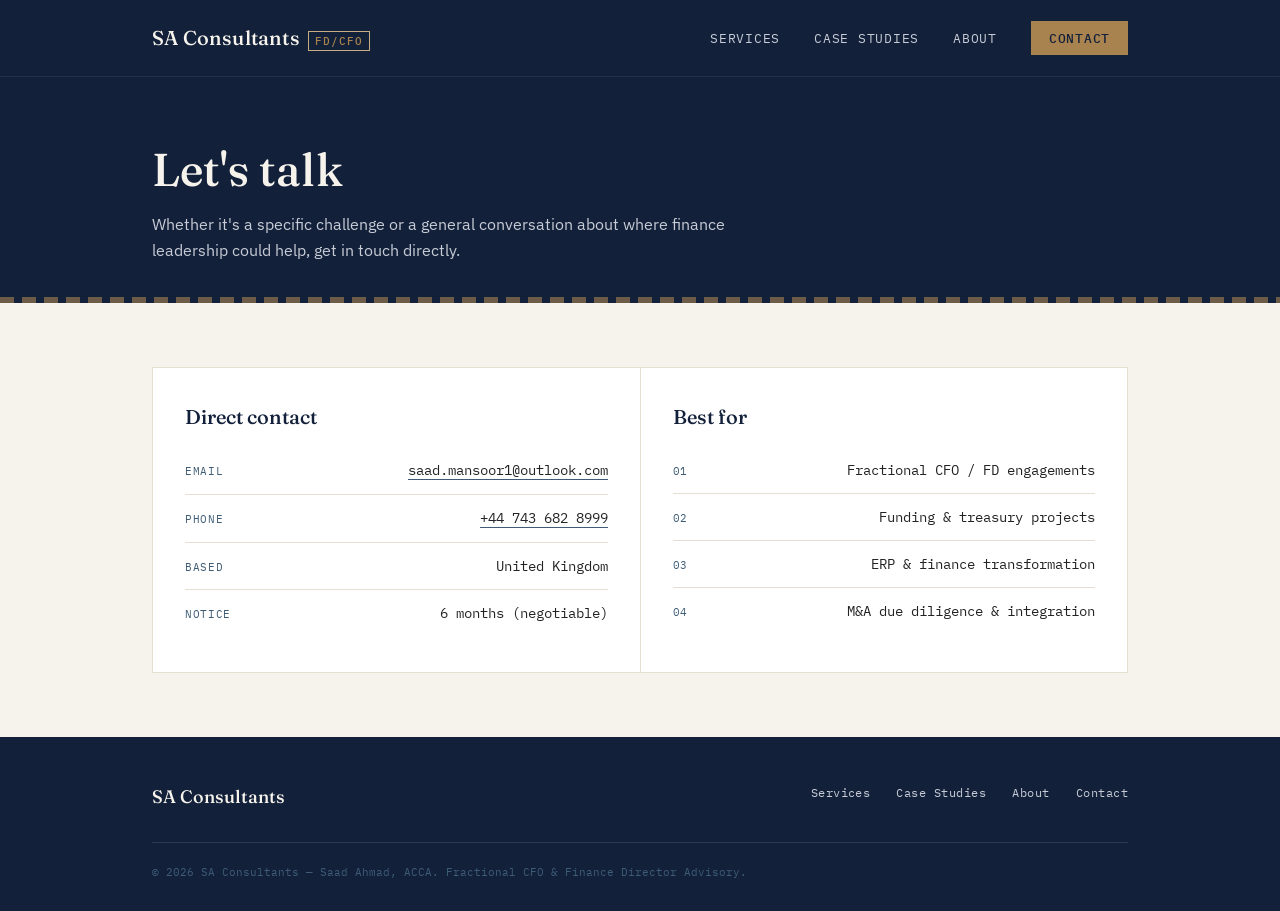
<file: contact.html>
<!DOCTYPE html>
<html lang="en">
<head>
<meta charset="UTF-8">
<meta name="viewport" content="width=device-width, initial-scale=1.0">
<title>Contact — SA Consultants</title>
<meta name="description" content="Get in touch with Saad Ahmad ACCA — Fractional CFO and Finance Director advisory.">
<link rel="stylesheet" href="style.css">
</head>
<body>

<header class="site-nav">
  <div class="nav-inner">
    <a class="brand" href="index.html">SA Consultants <span class="mark">FD/CFO</span></a>
    <nav class="nav-links">
      <a href="services.html">Services</a>
      <a href="case-studies.html">Case Studies</a>
      <a href="about.html">About</a>
      <a href="contact.html" class="nav-cta active">Contact</a>
    </nav>
  </div>
</header>

<div class="page-head">
  <div class="wrap">
    <h1>Let's talk</h1>
    <p>Whether it's a specific challenge or a general conversation about where finance leadership could help, get in touch directly.</p>
  </div>
</div>

<section>
  <div class="wrap">
    <div class="contact-panel">
      <div class="contact-col">
        <h3>Direct contact</h3>
        <div class="contact-row"><span class="k">Email</span><a href="mailto:saad.mansoor1@outlook.com">saad.mansoor1@outlook.com</a></div>
        <div class="contact-row"><span class="k">Phone</span><a href="tel:+447436828999">+44 743 682 8999</a></div>
        <div class="contact-row"><span class="k">Based</span><span>United Kingdom</span></div>
        <div class="contact-row"><span class="k">Notice</span><span>6 months (negotiable)</span></div>
      </div>
      <div class="contact-col">
        <h3>Best for</h3>
        <div class="contact-row"><span class="k">01</span><span>Fractional CFO / FD engagements</span></div>
        <div class="contact-row"><span class="k">02</span><span>Funding &amp; treasury projects</span></div>
        <div class="contact-row"><span class="k">03</span><span>ERP &amp; finance transformation</span></div>
        <div class="contact-row"><span class="k">04</span><span>M&amp;A due diligence &amp; integration</span></div>
      </div>
    </div>
  </div>
</section>

<footer class="site-footer">
  <div class="wrap">
    <div class="footer-inner">
      <div class="footer-brand">SA Consultants</div>
      <div class="footer-links">
        <a href="services.html">Services</a>
        <a href="case-studies.html">Case Studies</a>
        <a href="about.html">About</a>
        <a href="contact.html">Contact</a>
      </div>
    </div>
    <div class="fine">© 2026 SA Consultants — Saad Ahmad, ACCA. Fractional CFO &amp; Finance Director Advisory.</div>
  </div>
</footer>

</body>
</html>
</file>
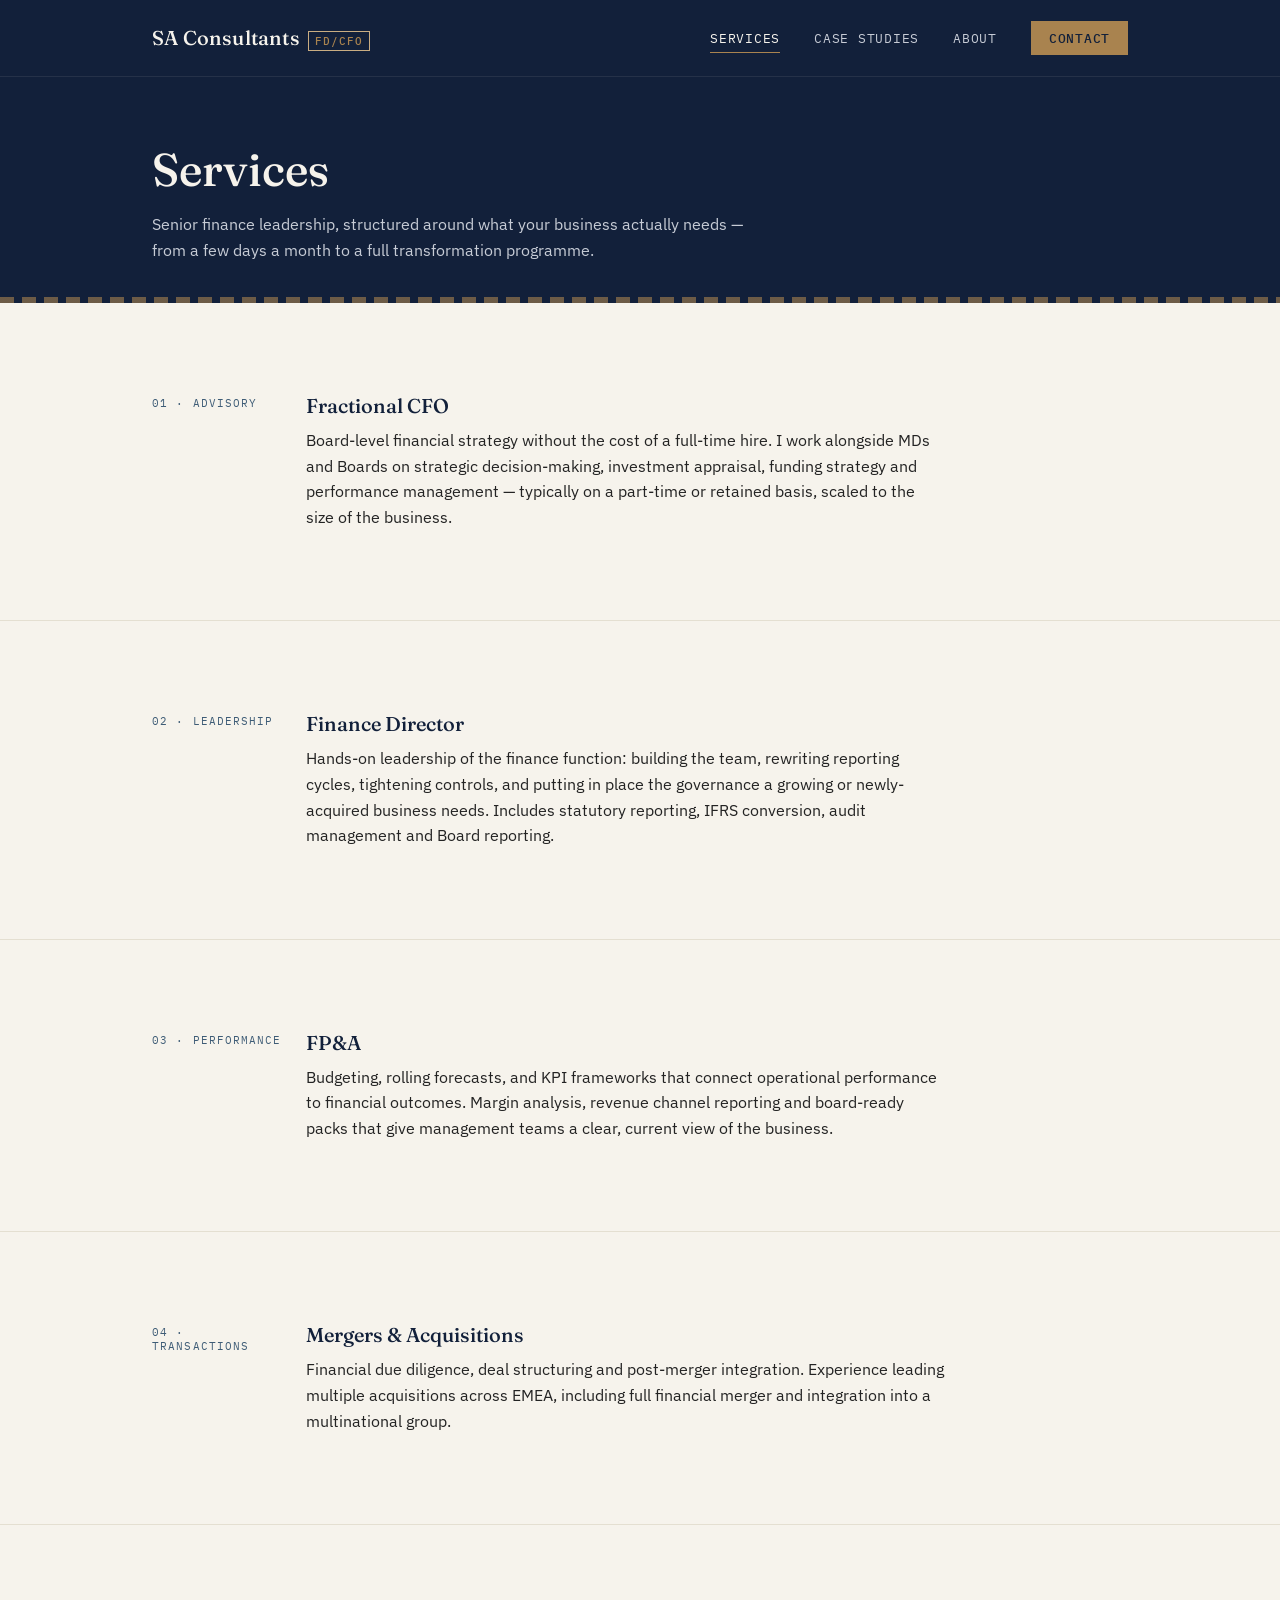
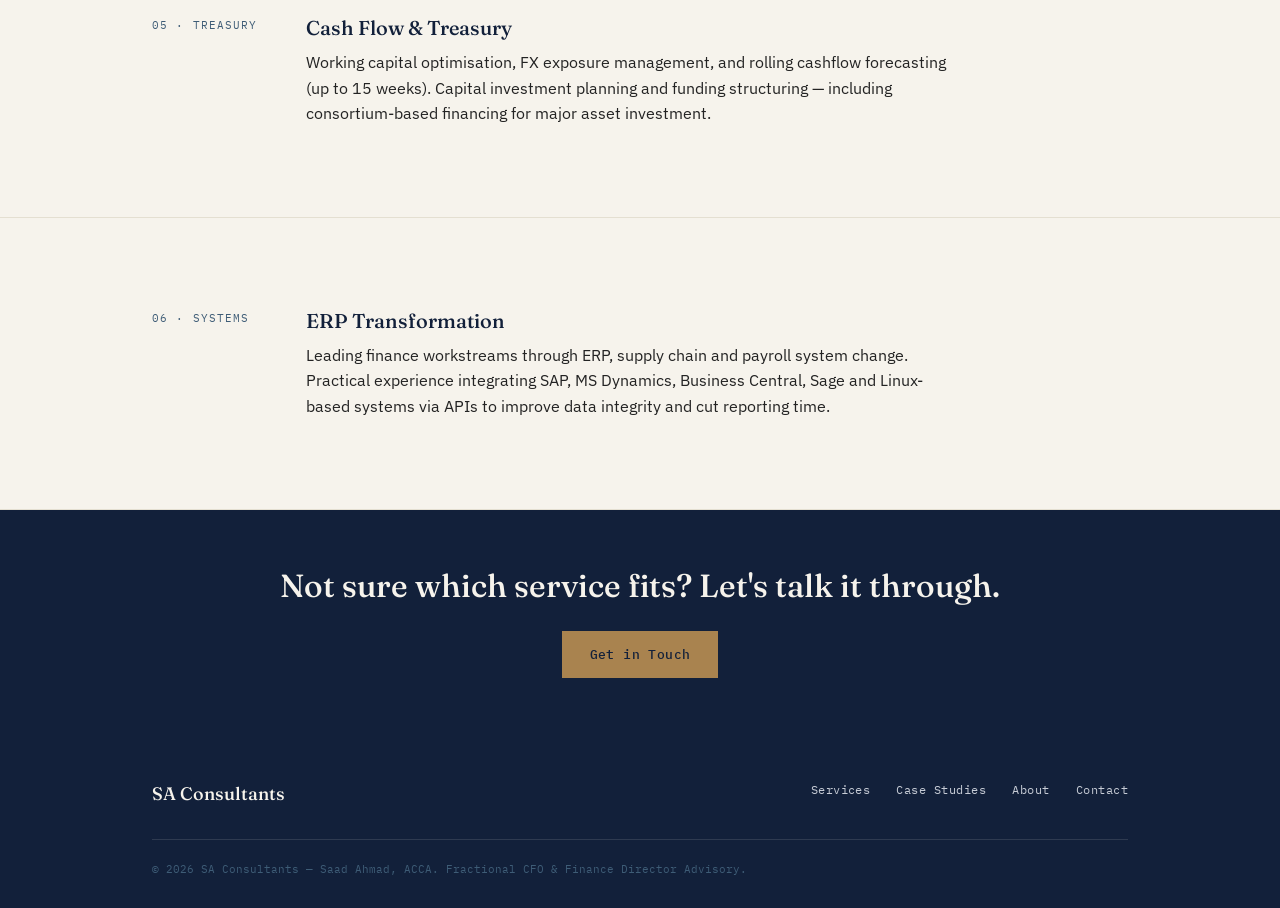
<file: services.html>
<!DOCTYPE html>
<html lang="en">
<head>
<meta charset="UTF-8">
<meta name="viewport" content="width=device-width, initial-scale=1.0">
<title>Services — SA Consultants</title>
<meta name="description" content="Fractional CFO, Finance Director, FP&A, M&A, cash flow and ERP transformation services from a 18+ year ACCA finance leader.">
<link rel="stylesheet" href="style.css">
</head>
<body>

<header class="site-nav">
  <div class="nav-inner">
    <a class="brand" href="index.html">SA Consultants <span class="mark">FD/CFO</span></a>
    <nav class="nav-links">
      <a href="services.html" class="active">Services</a>
      <a href="case-studies.html">Case Studies</a>
      <a href="about.html">About</a>
      <a href="contact.html" class="nav-cta">Contact</a>
    </nav>
  </div>
</header>

<div class="page-head">
  <div class="wrap">
    <h1>Services</h1>
    <p>Senior finance leadership, structured around what your business actually needs — from a few days a month to a full transformation programme.</p>
  </div>
</div>

<section id="fractional-cfo">
  <div class="wrap">
    <div class="statement-block">
      <span class="tag">01 · Advisory</span>
      <div>
        <h3>Fractional CFO</h3>
        <p>Board-level financial strategy without the cost of a full-time hire. I work alongside MDs and Boards on strategic decision-making, investment appraisal, funding strategy and performance management — typically on a part-time or retained basis, scaled to the size of the business.</p>
      </div>
    </div>
  </div>
</section>

<section id="finance-director">
  <div class="wrap">
    <div class="statement-block">
      <span class="tag">02 · Leadership</span>
      <div>
        <h3>Finance Director</h3>
        <p>Hands-on leadership of the finance function: building the team, rewriting reporting cycles, tightening controls, and putting in place the governance a growing or newly-acquired business needs. Includes statutory reporting, IFRS conversion, audit management and Board reporting.</p>
      </div>
    </div>
  </div>
</section>

<section id="fpa">
  <div class="wrap">
    <div class="statement-block">
      <span class="tag">03 · Performance</span>
      <div>
        <h3>FP&amp;A</h3>
        <p>Budgeting, rolling forecasts, and KPI frameworks that connect operational performance to financial outcomes. Margin analysis, revenue channel reporting and board-ready packs that give management teams a clear, current view of the business.</p>
      </div>
    </div>
  </div>
</section>

<section id="ma">
  <div class="wrap">
    <div class="statement-block">
      <span class="tag">04 · Transactions</span>
      <div>
        <h3>Mergers &amp; Acquisitions</h3>
        <p>Financial due diligence, deal structuring and post-merger integration. Experience leading multiple acquisitions across EMEA, including full financial merger and integration into a multinational group.</p>
      </div>
    </div>
  </div>
</section>

<section id="cash-flow">
  <div class="wrap">
    <div class="statement-block">
      <span class="tag">05 · Treasury</span>
      <div>
        <h3>Cash Flow &amp; Treasury</h3>
        <p>Working capital optimisation, FX exposure management, and rolling cashflow forecasting (up to 15 weeks). Capital investment planning and funding structuring — including consortium-based financing for major asset investment.</p>
      </div>
    </div>
  </div>
</section>

<section id="erp">
  <div class="wrap">
    <div class="statement-block">
      <span class="tag">06 · Systems</span>
      <div>
        <h3>ERP Transformation</h3>
        <p>Leading finance workstreams through ERP, supply chain and payroll system change. Practical experience integrating SAP, MS Dynamics, Business Central, Sage and Linux-based systems via APIs to improve data integrity and cut reporting time.</p>
      </div>
    </div>
  </div>
</section>

<section class="cta-band">
  <div class="wrap">
    <h2>Not sure which service fits? Let's talk it through.</h2>
    <a class="btn btn-primary" href="contact.html">Get in Touch</a>
  </div>
</section>

<footer class="site-footer">
  <div class="wrap">
    <div class="footer-inner">
      <div class="footer-brand">SA Consultants</div>
      <div class="footer-links">
        <a href="services.html">Services</a>
        <a href="case-studies.html">Case Studies</a>
        <a href="about.html">About</a>
        <a href="contact.html">Contact</a>
      </div>
    </div>
    <div class="fine">© 2026 SA Consultants — Saad Ahmad, ACCA. Fractional CFO &amp; Finance Director Advisory.</div>
  </div>
</footer>

</body>
</html>
</file>
<file: style.css>
/* ===== SA Consultants — shared stylesheet ===== */
@import url('https://fonts.googleapis.com/css2?family=Fraunces:opsz,wght@9..144,300;9..144,500;9..144,600&family=IBM+Plex+Sans:wght@400;500;600&family=IBM+Plex+Mono:wght@400;500&display=swap');

:root{
  --ink:#12203A;
  --ink-soft:#1A2B4A;
  --paper:#F6F3EC;
  --paper-line:#E4DFD1;
  --gold:#A9834F;
  --gold-dim:#C9AD82;
  --slate:#3E5C76;
  --charcoal:#232323;
  --credit:#3E6B4F;
}
*{box-sizing:border-box;}
html{scroll-behavior:smooth;}
body{
  margin:0;
  background:var(--paper);
  color:var(--charcoal);
  font-family:'IBM Plex Sans', sans-serif;
  -webkit-font-smoothing:antialiased;
}
::selection{background:var(--gold-dim); color:var(--ink);}
a{color:inherit;}
img{max-width:100%; display:block;}

.wrap{max-width:1040px; margin:0 auto; padding:0 32px;}

/* ---------- Nav ---------- */
header.site-nav{
  background:var(--ink);
  border-bottom:1px solid rgba(246,243,236,.08);
  position:sticky; top:0; z-index:20;
}
.nav-inner{
  max-width:1040px; margin:0 auto; padding:0 32px;
  display:flex; align-items:center; justify-content:space-between;
  height:76px;
}
.brand{
  font-family:'Fraunces', serif;
  font-weight:500;
  font-size:20px;
  color:var(--paper);
  text-decoration:none;
  letter-spacing:.01em;
  display:flex; align-items:baseline; gap:8px;
}
.brand .mark{
  font-family:'IBM Plex Mono', monospace;
  font-size:11px;
  color:var(--gold);
  border:1px solid var(--gold-dim);
  padding:2px 6px;
  letter-spacing:.1em;
}
.nav-links{display:flex; gap:34px; align-items:center;}
.nav-links a{
  color:#C7CCD6;
  text-decoration:none;
  font-family:'IBM Plex Mono', monospace;
  font-size:12.5px;
  letter-spacing:.06em;
  text-transform:uppercase;
  padding:6px 0;
  border-bottom:1px solid transparent;
  transition:color .15s ease, border-color .15s ease;
}
.nav-links a:hover, .nav-links a.active{color:var(--paper); border-color:var(--gold);}
.nav-cta{
  background:var(--gold);
  color:var(--ink) !important;
  padding:9px 18px !important;
  border-bottom:none !important;
  font-weight:500;
}
.nav-cta:hover{background:var(--gold-dim); color:var(--ink) !important;}
.nav-toggle{display:none;}

/* ---------- Hero ---------- */
.hero{
  background:var(--ink);
  color:var(--paper);
  padding:96px 0 84px;
  position:relative;
  overflow:hidden;
}
.hero::after{
  content:"";
  position:absolute; left:0; right:0; bottom:0; height:6px;
  background:repeating-linear-gradient(90deg, var(--gold) 0 14px, transparent 14px 22px);
  opacity:.6;
}
.eyebrow{
  font-family:'IBM Plex Mono', monospace;
  font-size:11.5px; letter-spacing:.16em; text-transform:uppercase;
  color:var(--gold-dim);
  margin-bottom:22px;
  display:flex; align-items:center; gap:10px;
}
.eyebrow::before{content:""; width:22px; height:1px; background:var(--gold);}
h1.hero-title{
  font-family:'Fraunces', serif;
  font-weight:500;
  font-size:clamp(36px, 5.2vw, 58px);
  line-height:1.06;
  margin:0 0 22px;
  max-width:15ch;
  letter-spacing:-.01em;
}
p.hero-sub{
  font-size:18px; line-height:1.6;
  color:#C7CCD6;
  max-width:56ch;
  margin:0 0 36px;
}
.hero-actions{display:flex; gap:16px; flex-wrap:wrap;}
.btn{
  display:inline-block;
  padding:15px 28px;
  font-family:'IBM Plex Mono', monospace;
  font-size:13px; font-weight:500; letter-spacing:.03em;
  text-decoration:none;
  transition:background .15s ease, color .15s ease, border-color .15s ease;
}
.btn-primary{background:var(--gold); color:var(--ink);}
.btn-primary:hover{background:var(--gold-dim);}
.btn-ghost{border:1px solid rgba(246,243,236,.35); color:var(--paper);}
.btn-ghost:hover{border-color:var(--gold); color:var(--gold-dim);}

/* ---------- Page header (non-hero pages) ---------- */
.page-head{
  background:var(--ink);
  color:var(--paper);
  padding:64px 0 40px;
  position:relative;
}
.page-head::after{
  content:"";
  position:absolute; left:0; right:0; bottom:0; height:6px;
  background:repeating-linear-gradient(90deg, var(--gold) 0 14px, transparent 14px 22px);
  opacity:.6;
}
.page-head h1{
  font-family:'Fraunces', serif;
  font-weight:500;
  font-size:clamp(32px, 4.5vw, 46px);
  margin:0 0 14px;
}
.page-head p{
  font-size:16px;
  color:#C7CCD6;
  max-width:60ch;
  line-height:1.6;
  margin:0;
}

/* ---------- Section scaffolding ---------- */
section{padding:64px 0;}
section + section{border-top:1px solid var(--paper-line);}
.label-row{display:flex; align-items:baseline; justify-content:space-between; margin-bottom:30px; gap:20px; flex-wrap:wrap;}
.sec-label{font-family:'IBM Plex Mono', monospace; font-size:11px; letter-spacing:.16em; text-transform:uppercase; color:var(--gold);}
.sec-num{font-family:'IBM Plex Mono', monospace; font-size:11px; color:var(--slate);}
h2.sec-title{
  font-family:'Fraunces', serif; font-weight:500;
  font-size:clamp(26px,3.4vw,34px);
  margin:0 0 30px; color:var(--ink);
}
p.sec-intro{font-size:16.5px; line-height:1.65; max-width:66ch; color:var(--charcoal); margin:0 0 30px;}

/* ---------- Ledger strip (achievements) ---------- */
.ledger{
  display:grid;
  grid-template-columns:repeat(auto-fit, minmax(160px, 1fr));
  border:1px solid var(--paper-line);
  background:#fff;
}
.ledger-item{padding:24px 18px; border-left:1px solid var(--paper-line); position:relative;}
.ledger-item:first-child{border-left:none;}
.ledger-item .amt{font-family:'IBM Plex Mono', monospace; font-size:26px; font-weight:500; color:var(--credit); display:block;}
.ledger-item .amt::before{content:"+"; margin-right:2px; opacity:.6;}
.ledger-item .desc{font-size:12.5px; color:var(--slate); line-height:1.4; margin-top:6px; display:block;}

/* ---------- Cards grid (services / case studies) ---------- */
.grid{display:grid; grid-template-columns:repeat(auto-fit, minmax(260px, 1fr)); gap:1px; background:var(--paper-line); border:1px solid var(--paper-line);}
.card{
  background:#fff;
  padding:32px 28px;
  display:flex; flex-direction:column; gap:14px;
  text-decoration:none;
  color:inherit;
  transition:background .15s ease;
}
a.card:hover{background:#FBF9F4;}
.card .num{
  font-family:'IBM Plex Mono', monospace;
  font-size:11px; color:var(--gold); letter-spacing:.08em;
}
.card h3{
  font-family:'Fraunces', serif; font-weight:500; font-size:21px;
  margin:0; color:var(--ink);
}
.card p{font-size:14.5px; line-height:1.55; color:var(--slate); margin:0; flex-grow:1;}
.card .link{
  font-family:'IBM Plex Mono', monospace; font-size:12.5px;
  color:var(--gold); letter-spacing:.03em;
  display:flex; align-items:center; gap:6px;
  margin-top:auto;
}
.card .link::after{content:"→"; transition:transform .15s ease;}
a.card:hover .link::after{transform:translateX(3px);}

/* ---------- Value / list rows ---------- */
.value-list{list-style:none; margin:0; padding:0; border-top:1px solid var(--paper-line);}
.value-list li{
  padding:18px 0; border-bottom:1px solid var(--paper-line);
  display:flex; gap:18px; align-items:baseline; font-size:16px;
}
.value-list li::before{content:"§"; font-family:'IBM Plex Mono', monospace; color:var(--gold); font-size:13px; flex:0 0 auto;}
.value-list b{color:var(--ink); font-weight:600; margin-right:4px;}

/* ---------- Case study statement layout ---------- */
.statement-block{
  display:grid;
  grid-template-columns:130px 1fr;
  gap:24px;
  padding:26px 0;
  border-bottom:1px solid var(--paper-line);
}
.statement-block:last-child{border-bottom:none;}
.statement-block .tag{
  font-family:'IBM Plex Mono', monospace; font-size:11px; letter-spacing:.1em;
  text-transform:uppercase; color:var(--slate); padding-top:3px;
}
.statement-block h3{
  font-family:'Fraunces', serif; font-weight:500; font-size:20px;
  margin:0 0 10px; color:var(--ink);
}
.statement-block p{font-size:15.5px; line-height:1.65; color:var(--charcoal); margin:0; max-width:64ch;}

.result-figure{
  display:inline-block;
  font-family:'IBM Plex Mono', monospace;
  font-size:34px; font-weight:500; color:var(--credit);
  margin:4px 0 2px;
}

/* ---------- Case study layout with sidebar ---------- */
.cs-layout{
  display:grid;
  grid-template-columns:1fr 300px;
  gap:56px;
  align-items:start;
}
.cs-aside{
  position:sticky;
  top:96px;
  border:1px solid var(--paper-line);
  background:#fff;
}
.aside-head{
  font-family:'IBM Plex Mono', monospace;
  font-size:11px; letter-spacing:.12em; text-transform:uppercase;
  color:var(--gold);
  padding:16px 20px;
  border-bottom:1px solid var(--paper-line);
  background:var(--ink);
  color:var(--gold-dim);
}
.aside-row{
  padding:14px 20px;
  border-bottom:1px solid var(--paper-line);
}
.aside-row:last-child{border-bottom:none;}
.aside-row .k{
  display:block;
  font-family:'IBM Plex Mono', monospace;
  font-size:10.5px; letter-spacing:.08em; text-transform:uppercase;
  color:var(--slate);
  margin-bottom:4px;
}
.aside-row .v{font-size:14.5px; color:var(--charcoal); line-height:1.4;}
.aside-row .v span.tool{
  display:inline-block;
  font-family:'IBM Plex Mono', monospace;
  font-size:11px;
  background:var(--paper);
  border:1px solid var(--paper-line);
  padding:3px 8px;
  margin:2px 4px 0 0;
}

.cs-body h3{
  font-family:'Fraunces', serif; font-weight:500; font-size:22px;
  margin:0 0 12px; color:var(--ink);
}
.cs-body p{font-size:15.5px; line-height:1.7; color:var(--charcoal); margin:0 0 16px; max-width:64ch;}
.cs-body .tag{
  font-family:'IBM Plex Mono', monospace; font-size:11px; letter-spacing:.1em;
  text-transform:uppercase; color:var(--slate);
  display:block; margin-bottom:10px;
}
.cs-body ul.detail-list{margin:0 0 20px; padding:0; list-style:none; max-width:64ch;}
.cs-body ul.detail-list li{
  position:relative; padding-left:20px; font-size:15px; line-height:1.6;
  margin-bottom:9px; color:var(--charcoal);
}
.cs-body ul.detail-list li::before{content:"—"; position:absolute; left:0; color:var(--gold-dim);}
.cs-block{padding:30px 0; border-bottom:1px solid var(--paper-line);}
.cs-block:first-child{padding-top:0;}
.cs-block:last-child{border-bottom:none;}

/* ---------- Related case studies ---------- */
.related-grid{display:grid; grid-template-columns:repeat(auto-fit, minmax(240px,1fr)); gap:1px; background:var(--paper-line); border:1px solid var(--paper-line);}

/* ---------- Quote / pull ---------- */
.pull{
  border-left:3px solid var(--gold);
  padding:6px 0 6px 26px;
  font-family:'Fraunces', serif;
  font-size:22px; line-height:1.5;
  color:var(--ink);
  font-style:italic;
  margin:0;
}

/* ---------- Bio two-col (about) ---------- */
.twocol{display:grid; grid-template-columns:1fr 1fr; gap:56px;}
.twocol h3.sub{font-family:'IBM Plex Mono', monospace; font-size:12px; letter-spacing:.1em; text-transform:uppercase; color:var(--gold); margin:0 0 18px;}
.twocol ul{margin:0; padding:0; list-style:none;}
.twocol li{padding:10px 0; border-bottom:1px solid var(--paper-line); font-size:15px;}
.chips{display:flex; flex-wrap:wrap; gap:8px;}
.chip{font-family:'IBM Plex Mono', monospace; font-size:12px; padding:6px 12px; background:#fff; border:1px solid var(--paper-line); color:var(--ink);}

/* ---------- Contact ---------- */
.contact-panel{
  display:grid;
  grid-template-columns:1fr 1fr;
  gap:1px;
  background:var(--paper-line);
  border:1px solid var(--paper-line);
}
.contact-col{background:#fff; padding:36px 32px;}
.contact-col h3{font-family:'Fraunces', serif; font-weight:500; font-size:20px; margin:0 0 18px; color:var(--ink);}
.contact-row{
  display:flex; justify-content:space-between; align-items:baseline;
  padding:14px 0; border-bottom:1px solid var(--paper-line);
  font-family:'IBM Plex Mono', monospace; font-size:14px;
}
.contact-row a{text-decoration:none; border-bottom:1px solid var(--slate);}
.contact-row a:hover{border-color:var(--gold);}
.contact-row:last-child{border-bottom:none;}
.contact-row .k{color:var(--slate); text-transform:uppercase; letter-spacing:.06em; font-size:11px;}

/* ---------- CTA band ---------- */
.cta-band{
  background:var(--ink);
  color:var(--paper);
  padding:56px 0;
  text-align:center;
}
.cta-band h2{
  font-family:'Fraunces', serif; font-weight:500;
  font-size:clamp(24px,3.4vw,32px);
  margin:0 0 22px;
}
.cta-band .btn-primary{margin-top:4px;}

/* ---------- Footer ---------- */
footer.site-footer{
  background:var(--ink);
  color:var(--paper);
  padding:48px 0 32px;
}
.footer-inner{display:flex; justify-content:space-between; align-items:flex-start; flex-wrap:wrap; gap:28px;}
.footer-brand{font-family:'Fraunces', serif; font-size:18px; font-weight:500;}
.footer-links{display:flex; gap:26px; flex-wrap:wrap;}
.footer-links a{
  color:#C7CCD6; text-decoration:none;
  font-family:'IBM Plex Mono', monospace; font-size:12px; letter-spacing:.04em;
}
.footer-links a:hover{color:var(--gold-dim);}
.fine{
  margin-top:34px; padding-top:22px; border-top:1px solid rgba(246,243,236,.12);
  font-family:'IBM Plex Mono', monospace; font-size:11px; color:var(--slate);
}

/* ---------- Responsive ---------- */
@media (max-width:800px){
  .nav-links{display:none;}
  .twocol, .contact-panel{grid-template-columns:1fr;}
  .cs-layout{grid-template-columns:1fr;}
  .cs-aside{position:static;}
}
@media (max-width:680px){
  .wrap, .nav-inner{padding:0 20px;}
  .hero{padding:64px 0 56px;}
  .page-head{padding:48px 0 32px;}
  .statement-block{grid-template-columns:1fr; gap:8px;}
}
@media (prefers-reduced-motion: reduce){ html{scroll-behavior:auto;} }
</file>
